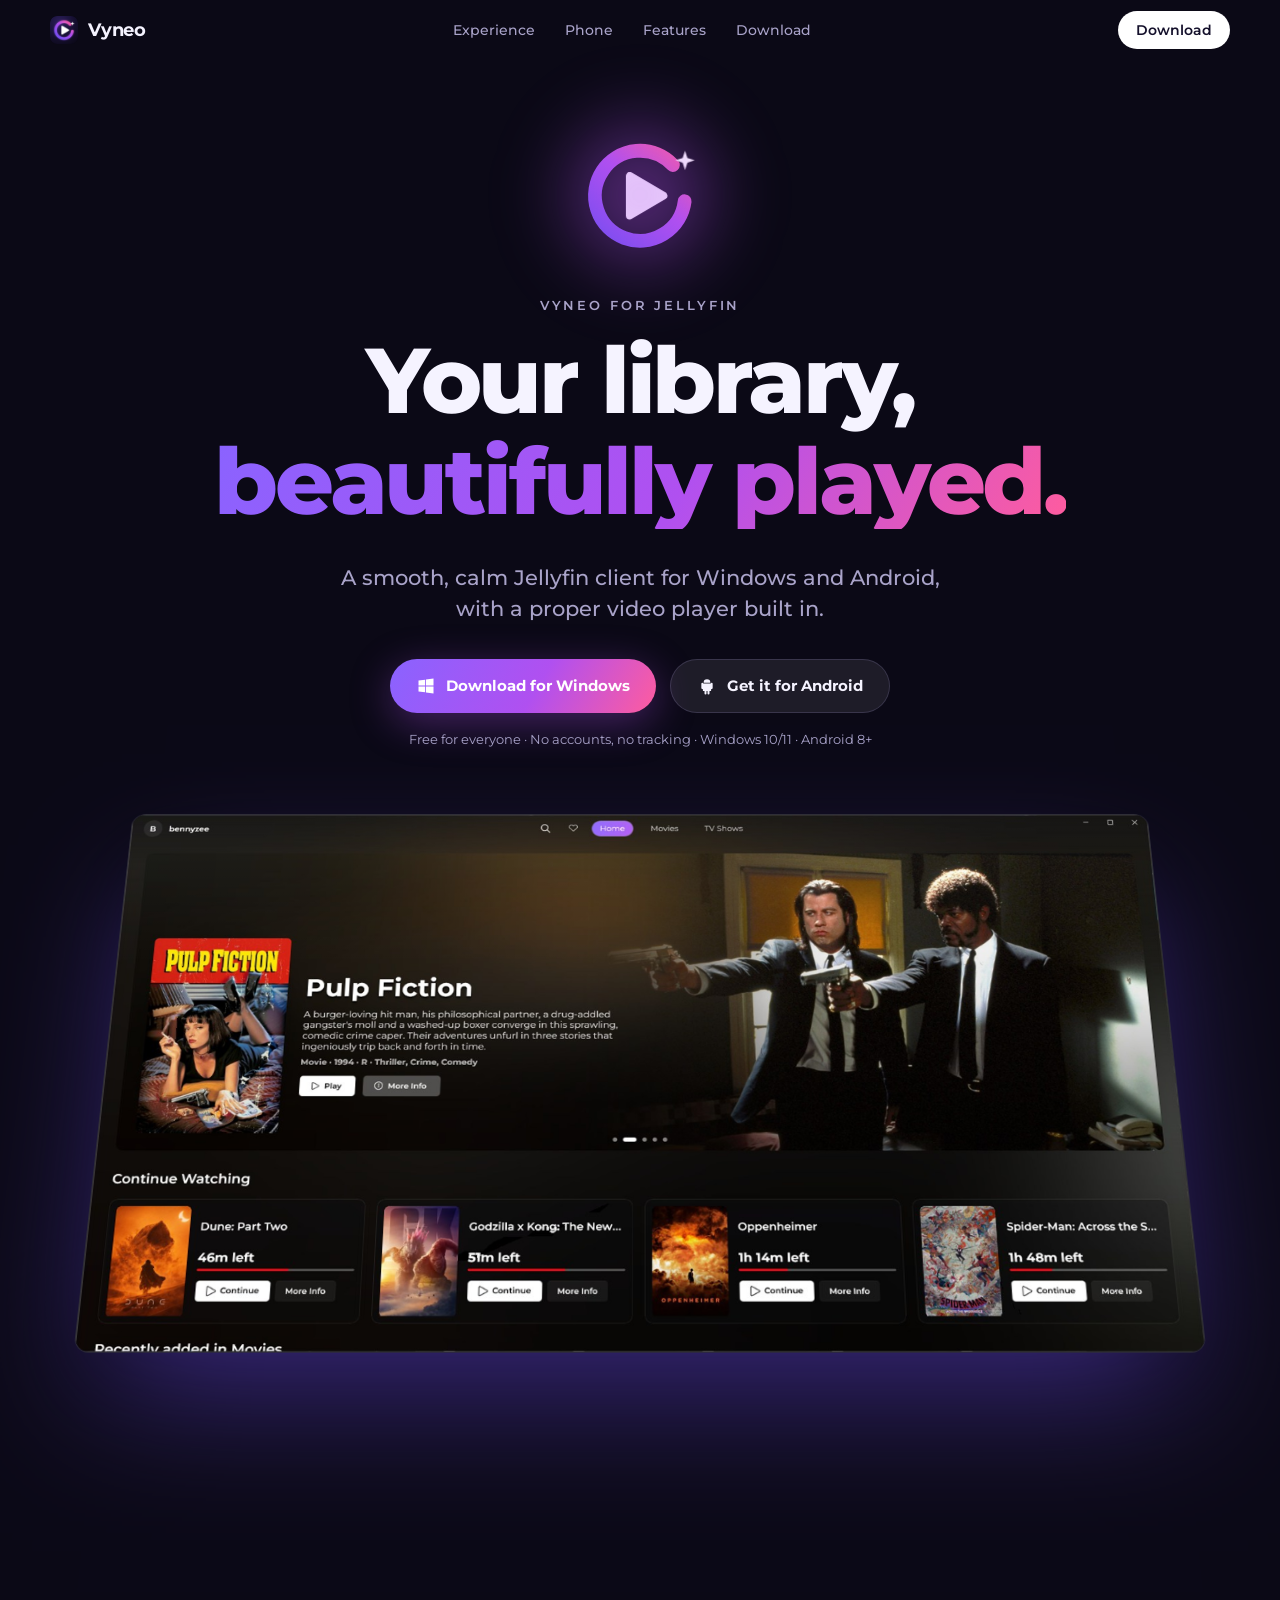
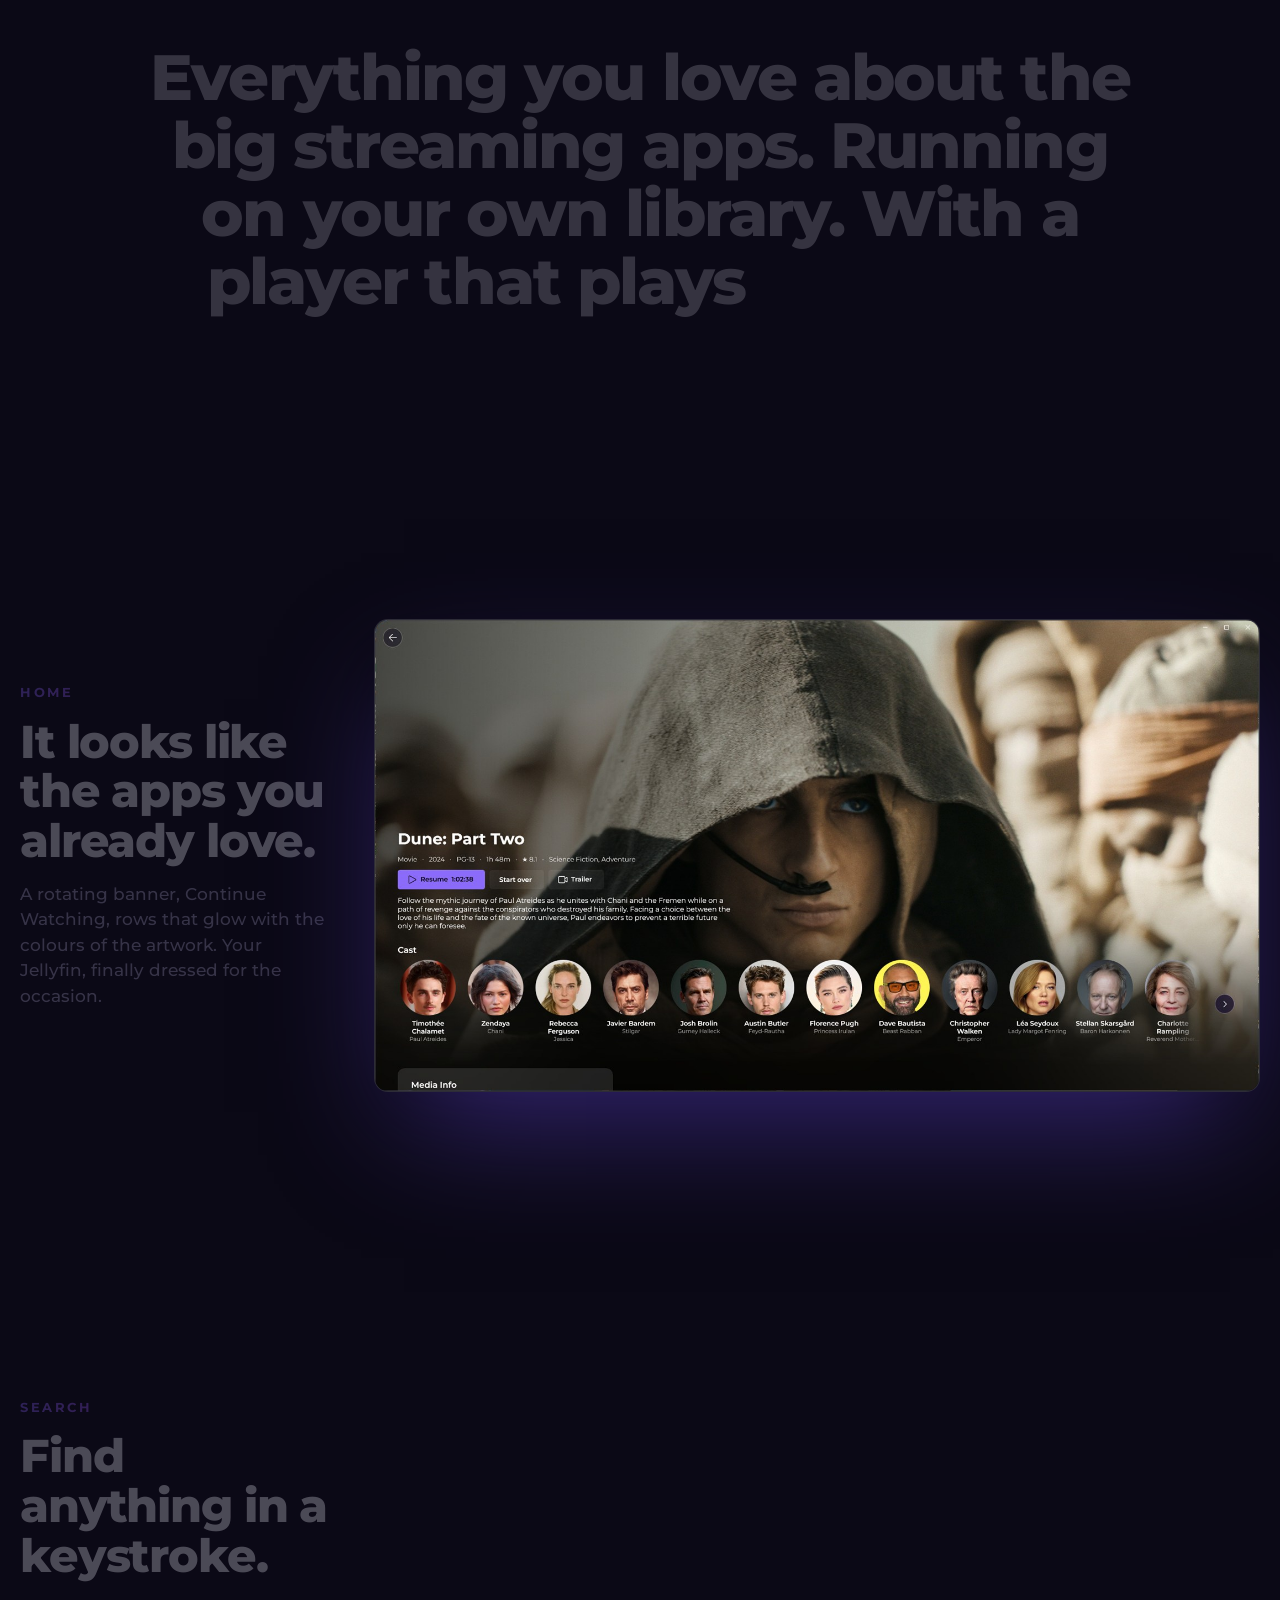
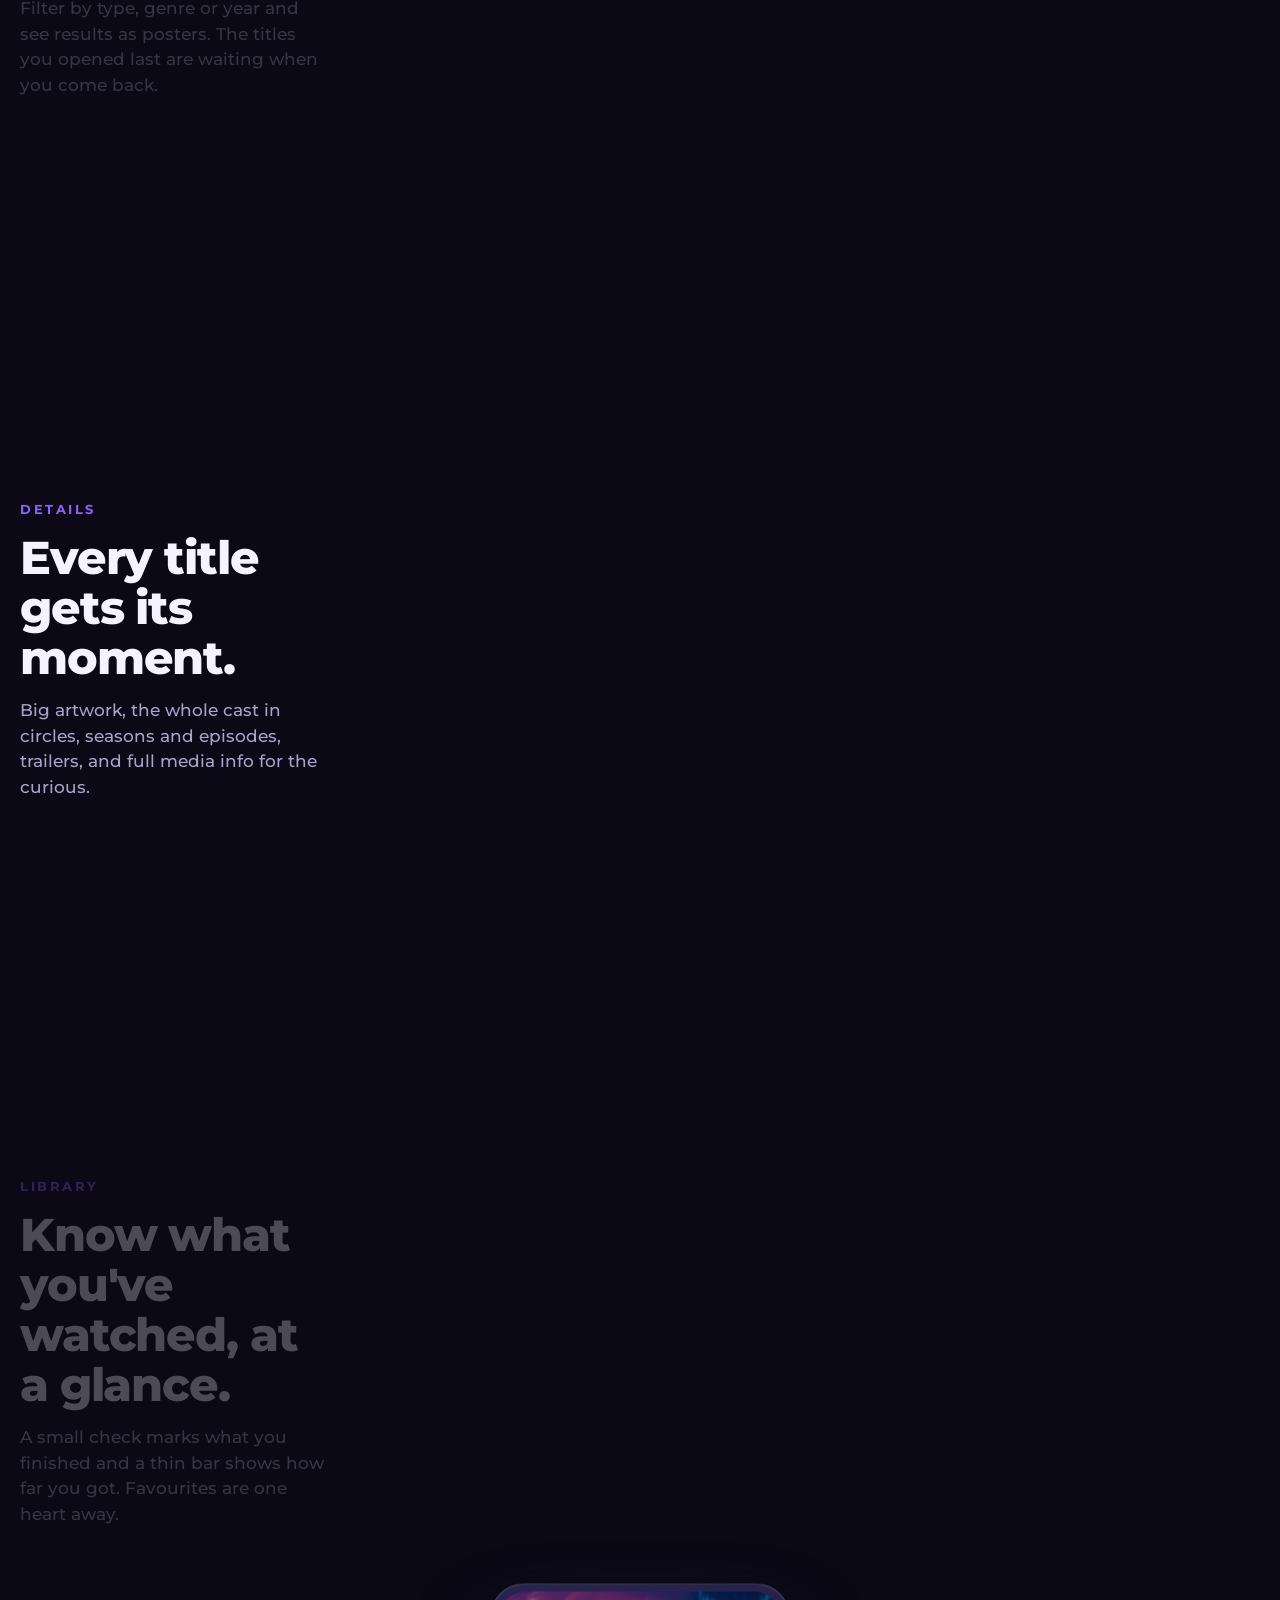
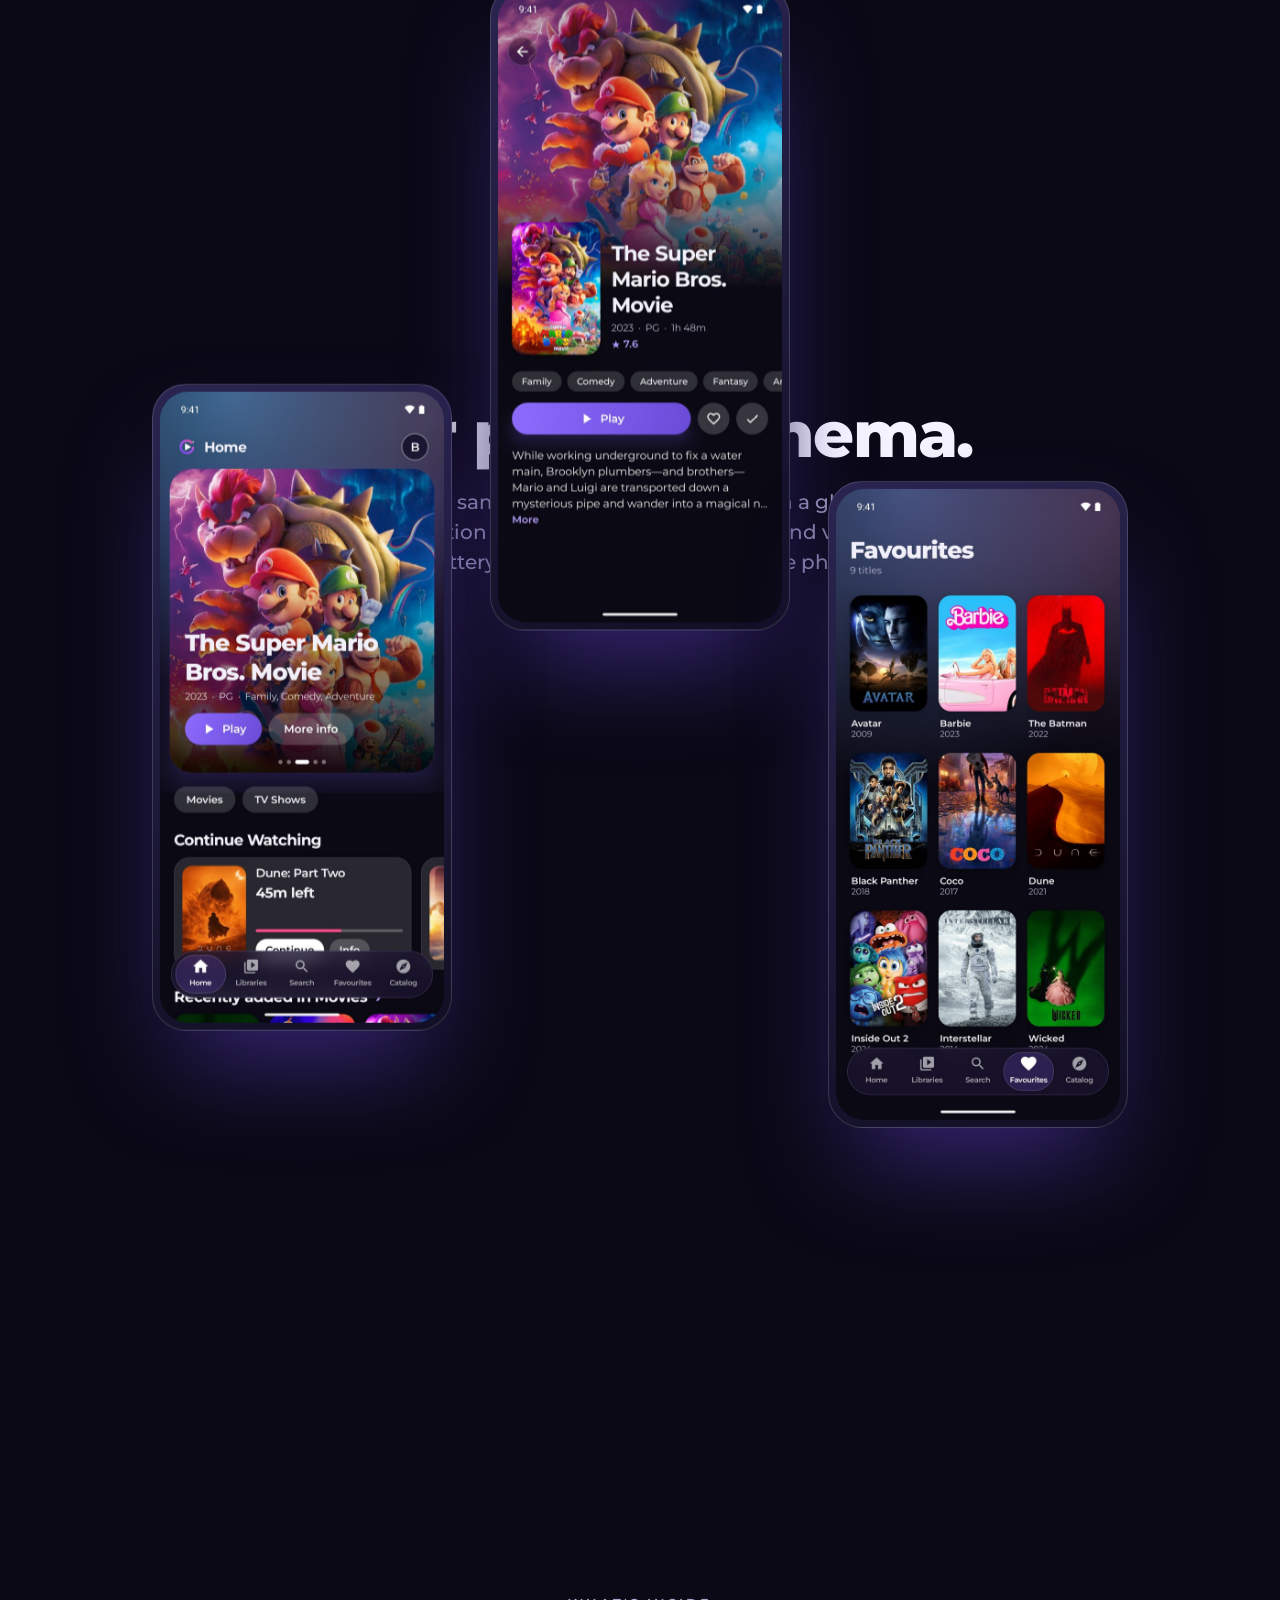
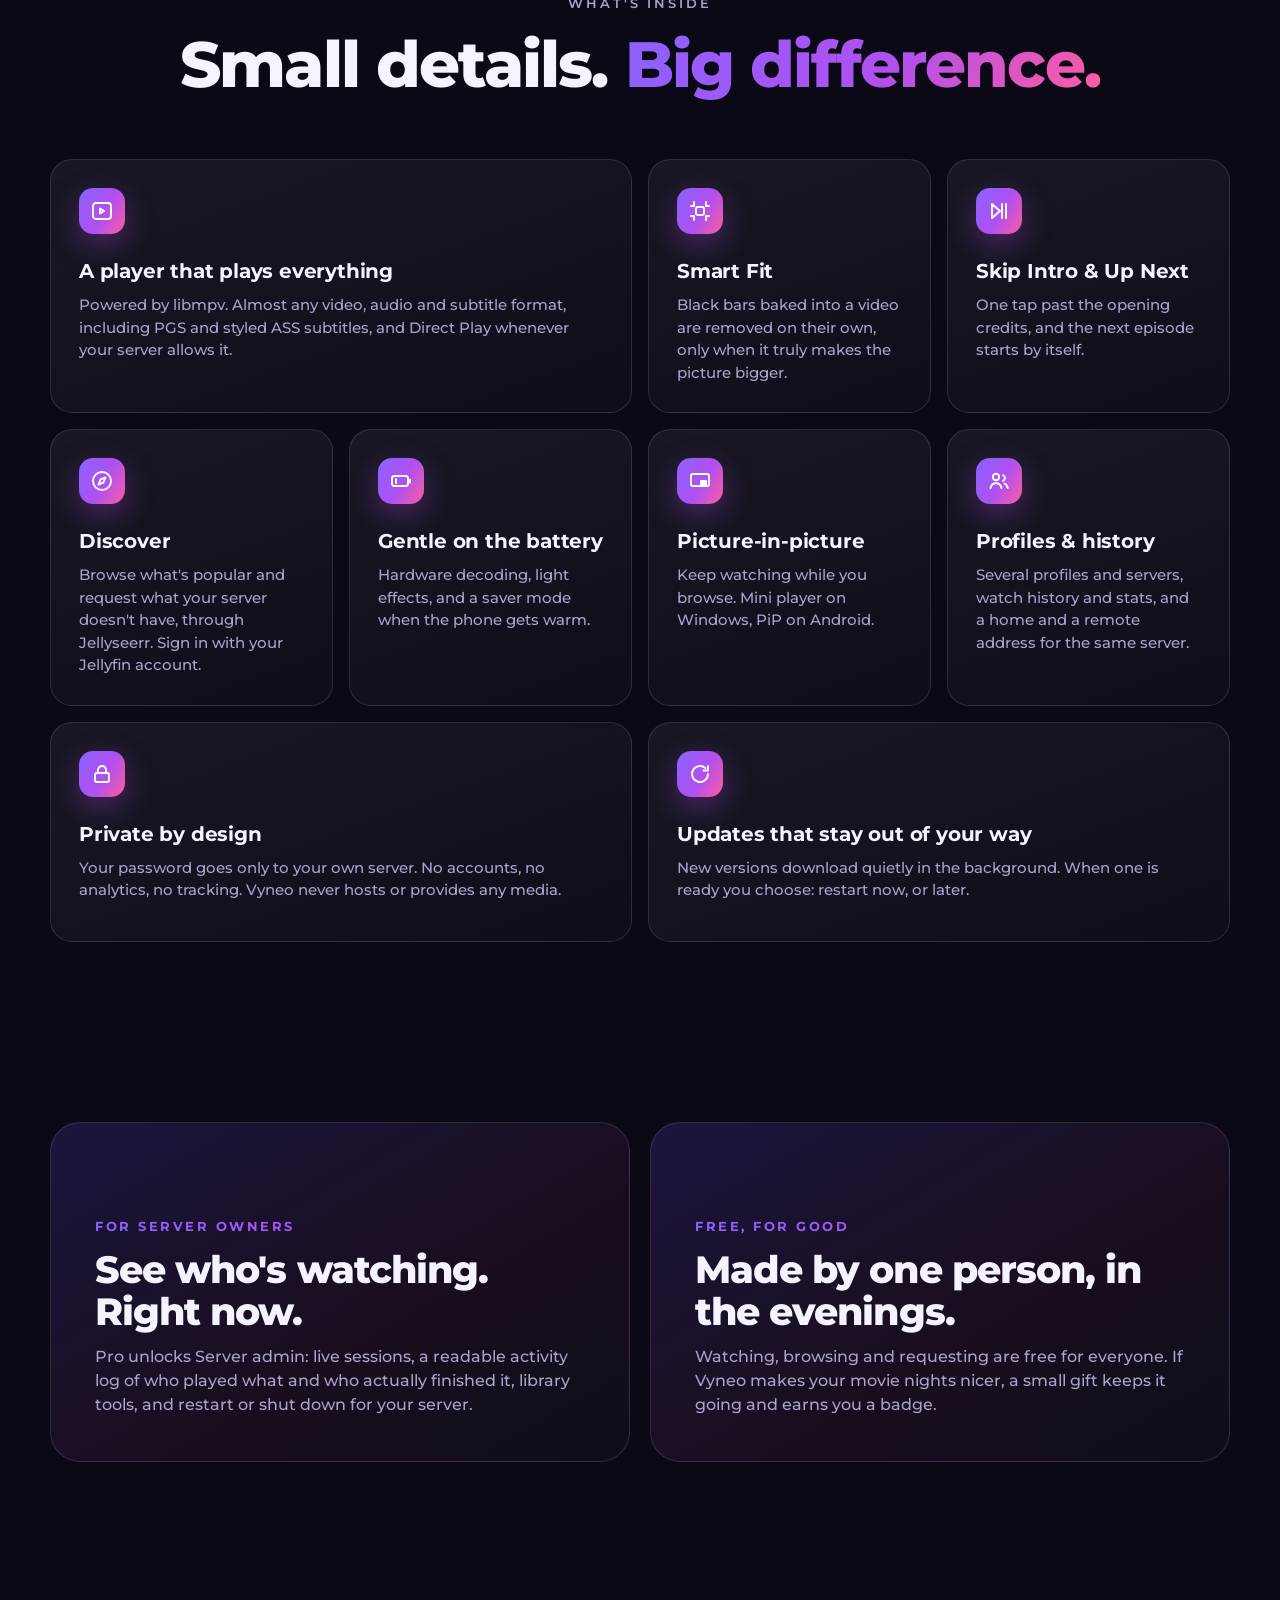
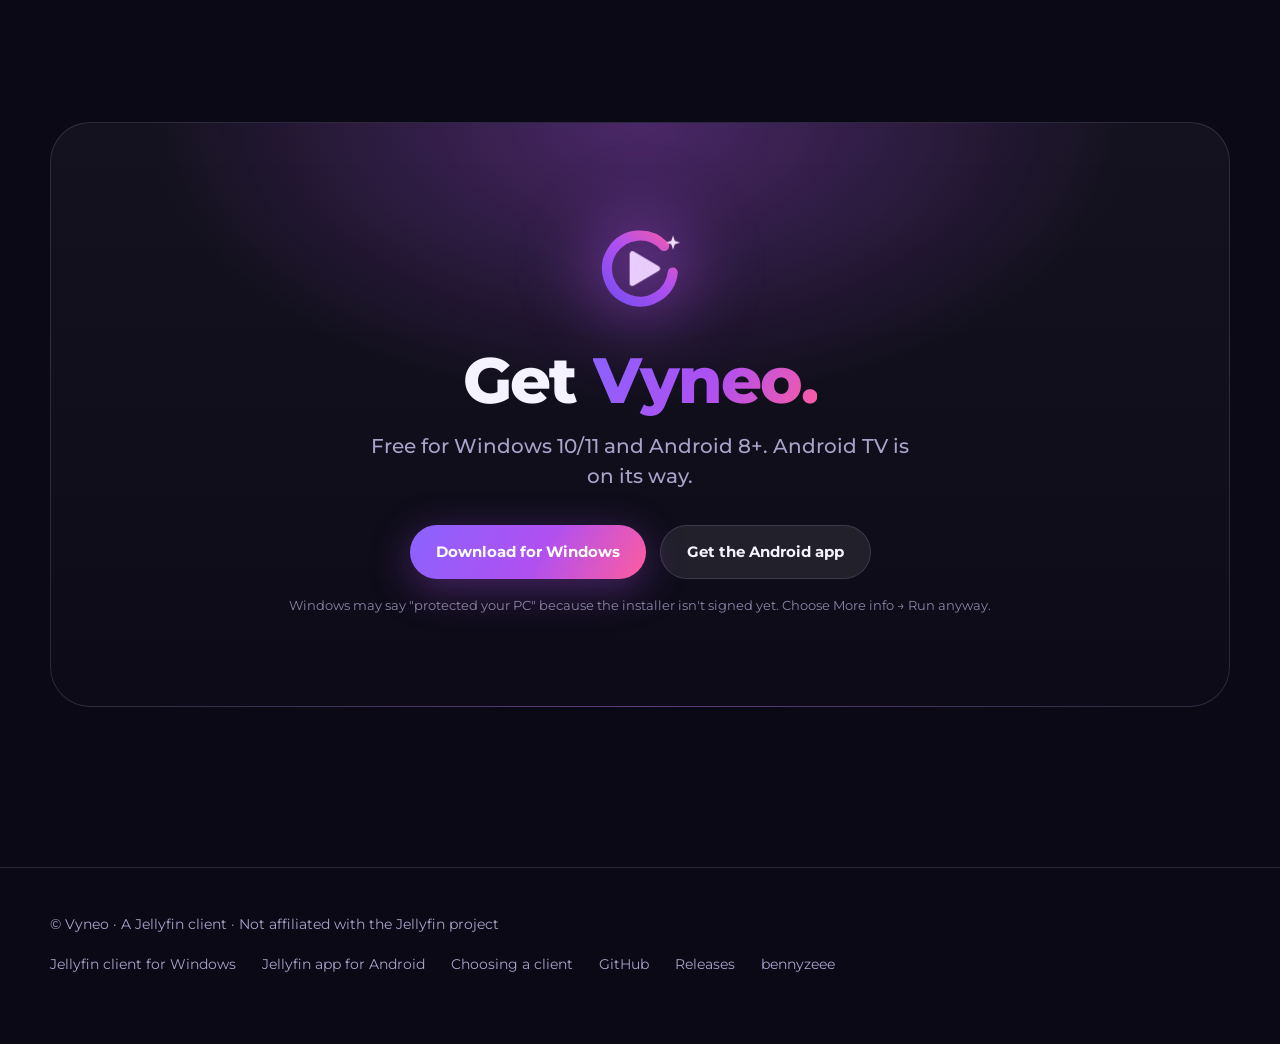
<file: docs/index.html>
<!doctype html>
<html lang="en">
<head>
<meta charset="utf-8">
<meta name="google-site-verification" content="s4IazZJDMMC6mwP2PaHmORcxMusAVeG0BveWBD7sitQ" />
<meta name="viewport" content="width=device-width, initial-scale=1">
<title>Vyneo – Jellyfin client for Windows &amp; Android</title>
<meta name="description" content="Vyneo is a free Jellyfin client for Windows and Android with a real video player (libmpv), Jellyseerr built in, smooth animations and no tracking. Download the Jellyfin app for Windows 10/11 and Android.">
<meta name="keywords" content="Jellyfin client, Jellyfin app for Windows, Jellyfin app for Android, Jellyfin player, Jellyfin libmpv, Jellyseerr, Vyneo">
<meta name="robots" content="index, follow, max-image-preview:large">
<meta name="theme-color" content="#0b0916">
<meta property="og:title" content="Vyneo – Jellyfin client for Windows & Android">
<meta name="twitter:card" content="summary_large_image">
<meta name="twitter:image" content="https://bennyzeee.github.io/Vyneo/assets/social-preview.png">
<meta property="og:description" content="Your Jellyfin library, the way it should feel. A smooth, calm client with a proper video player.">
<meta property="og:image" content="https://bennyzee.github.io/Vyneo/assets/social-preview.png">
<meta property="og:url" content="https://bennyzee.github.io/Vyneo/">
<link rel="canonical" href="https://bennyzee.github.io/Vyneo/">
<meta property="og:type" content="website">
<link rel="icon" href="assets/logo.png">
<style>
@font-face{font-family:Mont;src:url("fonts/Montserrat-Variable.ttf") format("truetype");font-weight:100 900;font-display:swap}
:root{
  --bg:#0b0916; --bg2:#12102a; --ink:#f5f3ff; --mute:#a9a3c9; --line:rgba(201,184,255,.16);
  --v1:#6D4DF0; --v2:#B050F0; --v3:#FF5C9E; --grad:linear-gradient(120deg,#8A63FF,#B050F0 55%,#FF5C9E);
  --r:22px; --ease:cubic-bezier(.2,.7,.2,1);
}
*{box-sizing:border-box;margin:0;padding:0}
html{scroll-behavior:smooth;background:var(--bg)}
body{font-family:Mont,system-ui,sans-serif;color:var(--ink);background:var(--bg);-webkit-font-smoothing:antialiased;overflow-x:hidden;line-height:1.5}
img{display:block;max-width:100%}
a{color:inherit;text-decoration:none}
.wrap{width:min(1180px,calc(100% - 48px));margin:0 auto}
.grad{background:var(--grad);-webkit-background-clip:text;background-clip:text;color:transparent}

/* ---------- ambient glow behind everything ---------- */
.aura{position:fixed;inset:0;z-index:-1;pointer-events:none;
  background:radial-gradient(900px 600px at 15% -5%,rgba(109,77,240,.35),transparent 70%),
             radial-gradient(800px 600px at 95% 35%,rgba(255,92,158,.16),transparent 70%),
             radial-gradient(900px 700px at 20% 105%,rgba(176,80,240,.22),transparent 70%)}

/* ---------- nav ---------- */
nav{position:fixed;top:0;left:0;right:0;z-index:50;transition:background .4s,backdrop-filter .4s,border-color .4s;border-bottom:1px solid transparent}
nav.solid{background:rgba(11,9,22,.66);backdrop-filter:saturate(180%) blur(22px);-webkit-backdrop-filter:saturate(180%) blur(22px);border-color:var(--line)}
nav .wrap{display:flex;align-items:center;justify-content:space-between;height:60px}
.brand{display:flex;align-items:center;gap:10px;font-weight:700;font-size:18px;letter-spacing:-.01em}
.brand img{width:28px;height:28px;border-radius:7px}
.links{display:flex;gap:30px;font-size:13.5px;color:var(--mute);font-weight:500}
.links a{transition:color .2s}.links a:hover{color:#fff}
.pill{display:inline-flex;align-items:center;gap:8px;padding:9px 18px;border-radius:99px;font-weight:600;font-size:13.5px;background:#fff;color:#14102b;transition:transform .25s var(--ease),box-shadow .25s}
.pill:hover{transform:scale(1.05);box-shadow:0 8px 30px rgba(176,80,240,.45)}

/* ---------- hero ---------- */
.hero{min-height:100svh;display:flex;flex-direction:column;align-items:center;text-align:center;padding:120px 0 0}
.halo{width:150px;height:150px;position:relative;margin-bottom:26px}
.halo svg{width:100%;height:100%;overflow:visible}
.halo::before{content:"";position:absolute;inset:-30%;border-radius:50%;background:radial-gradient(circle,rgba(176,80,240,.55),transparent 62%);filter:blur(30px);opacity:0;animation:glow 2.4s .9s forwards}
@keyframes glow{to{opacity:1}}
.ring{stroke-dasharray:1;stroke-dashoffset:1;animation:draw 1.5s .2s var(--ease) forwards}
@keyframes draw{to{stroke-dashoffset:0}}
.tri{transform-origin:520px 505px;transform:scale(0);animation:pop .7s 1.1s cubic-bezier(.3,1.6,.5,1) forwards}
.spark{transform-origin:800px 269px;transform:scale(0) rotate(-90deg);animation:spark .8s 1.35s cubic-bezier(.3,1.5,.5,1) forwards, twinkle 3.2s 2.6s ease-in-out infinite}
@keyframes pop{to{transform:scale(1)}}
@keyframes spark{to{transform:scale(1) rotate(0)}}
@keyframes twinkle{0%,100%{transform:scale(1) rotate(0)}50%{transform:scale(1.25) rotate(45deg)}}
.eyebrow{font-size:13px;letter-spacing:.22em;text-transform:uppercase;color:var(--mute);font-weight:600;margin-bottom:18px}
h1{font-size:clamp(40px,7.4vw,92px);line-height:1.02;font-weight:800;letter-spacing:-.035em;max-width:1000px}
h1 .l{display:block;overflow:hidden;padding-bottom:.08em}
h1 .l>span{display:block;transform:translateY(110%);animation:rise 1s var(--ease) forwards}
h1 .l:nth-child(2)>span{animation-delay:.12s}
@keyframes rise{to{transform:none}}
.sub{margin:26px auto 0;max-width:640px;font-size:clamp(16px,2vw,21px);color:var(--mute);font-weight:500}
.cta{display:flex;flex-wrap:wrap;gap:14px;justify-content:center;margin-top:34px}
.btn{display:inline-flex;align-items:center;gap:10px;padding:15px 26px;border-radius:99px;font-weight:700;font-size:15px;transition:transform .3s var(--ease),box-shadow .3s,background .3s}
.btn svg{width:20px;height:20px}
.btn.main{background:var(--grad);color:#fff;box-shadow:0 10px 40px rgba(176,80,240,.35)}
.btn.main:hover{transform:translateY(-3px) scale(1.03);box-shadow:0 18px 55px rgba(176,80,240,.55)}
.btn.ghost{background:rgba(255,255,255,.08);border:1px solid var(--line)}
.btn.ghost:hover{background:rgba(255,255,255,.14);transform:translateY(-3px)}
.fine{margin-top:18px;font-size:12.5px;color:var(--mute);opacity:.8}
.fade{opacity:0;transform:translateY(24px);animation:up 1s var(--ease) forwards}
@keyframes up{to{opacity:1;transform:none}}

.stage{margin-top:64px;width:min(1180px,calc(100% - 32px));perspective:1600px}
.screen{position:relative;border-radius:16px;overflow:hidden;border:1px solid rgba(255,255,255,.14);background:#0b0916;
  box-shadow:0 60px 140px -30px rgba(109,77,240,.55),0 30px 80px rgba(0,0,0,.6);
  transform:rotateX(calc((1 - var(--t,0))*18deg)) scale(calc(.86 + var(--t,0)*.14));transform-origin:50% 0;will-change:transform}
.screen img{width:100%;height:auto}
.screen::after{content:"";position:absolute;inset:0;background:linear-gradient(180deg,rgba(255,255,255,.07),transparent 30%);pointer-events:none}

/* ---------- reveal ---------- */
.rv{opacity:0;transform:translateY(40px);transition:opacity 1s var(--ease),transform 1s var(--ease);transition-delay:var(--d,0s)}
.rv.in{opacity:1;transform:none}

section{position:relative}
.big{font-size:clamp(32px,5.2vw,64px);line-height:1.06;font-weight:800;letter-spacing:-.03em}
.lede{font-size:clamp(16px,1.8vw,20px);color:var(--mute);font-weight:500;max-width:560px}

/* ---------- statement ---------- */
.statement{padding:200px 0 120px;text-align:center}
.statement .big{max-width:980px;margin:0 auto}
.statement .w{display:inline-block;opacity:.18;transition:opacity .5s}
.statement .w.on{opacity:1}

/* ---------- sticky story ---------- */
.story{padding:60px 0 100px}
.story .wrap{width:min(1560px,calc(100% - 40px));display:grid;grid-template-columns:minmax(280px,.7fr) 2fr;gap:44px;align-items:start}
.steps .step{min-height:78vh;display:flex;flex-direction:column;justify-content:center;opacity:.28;transition:opacity .6s var(--ease)}
.steps .step.act{opacity:1}
.step .tag{font-size:12.5px;letter-spacing:.2em;text-transform:uppercase;font-weight:700;margin-bottom:14px}
.step h3{font-size:clamp(28px,3.6vw,46px);line-height:1.08;font-weight:800;letter-spacing:-.025em;margin-bottom:16px}
.step p{color:var(--mute);font-size:17px;font-weight:500;max-width:440px}
.pin{position:sticky;top:10vh;height:80vh;display:flex;align-items:center}
.frame{position:relative;width:100%;aspect-ratio:1906/1016;border-radius:14px;overflow:hidden;border:1px solid rgba(255,255,255,.14);box-shadow:0 50px 120px -30px rgba(109,77,240,.5),0 24px 60px rgba(0,0,0,.55);background:#0b0916}
.frame img{position:absolute;inset:0;width:100%;height:100%;object-fit:cover;opacity:0;transform:scale(1.06);transition:opacity .8s var(--ease),transform 1.2s var(--ease)}
.frame img.act{opacity:1;transform:none}

/* ---------- phones ---------- */
.phones{padding:160px 0 120px;text-align:center}
.phones .lede{margin:18px auto 0}
.row{display:flex;justify-content:center;gap:clamp(14px,3vw,44px);margin-top:80px;align-items:flex-start}
.phone{width:min(27vw,300px);border-radius:34px;padding:7px;background:linear-gradient(160deg,#2a2550,#120f26);border:1px solid rgba(255,255,255,.16);box-shadow:0 50px 100px -25px rgba(109,77,240,.5),0 20px 50px rgba(0,0,0,.55);will-change:transform;transform:translateY(var(--y,0px))}
.phone img{border-radius:28px;width:100%;height:auto}
.phone:nth-child(2){margin-top:-50px}

/* ---------- bento ---------- */
.bento{padding:140px 0}
.bento .head{text-align:center;margin-bottom:60px}
.grid{display:grid;grid-template-columns:repeat(4,1fr);gap:16px}
.card{position:relative;padding:28px;border-radius:var(--r);background:linear-gradient(160deg,rgba(255,255,255,.06),rgba(255,255,255,.02));border:1px solid var(--line);overflow:hidden;min-height:220px;transition:transform .5s var(--ease),border-color .4s}
.card::before{content:"";position:absolute;inset:0;background:radial-gradient(400px circle at var(--mx,50%) var(--my,0%),rgba(176,80,240,.22),transparent 60%);opacity:0;transition:opacity .4s}
.card:hover{transform:translateY(-6px);border-color:rgba(201,184,255,.4)}
.card:hover::before{opacity:1}
.card.w2{grid-column:span 2}
.ico{width:46px;height:46px;border-radius:14px;display:grid;place-items:center;background:var(--grad);margin-bottom:22px;box-shadow:0 10px 30px rgba(176,80,240,.35)}
.ico svg{width:24px;height:24px;stroke:#fff;fill:none;stroke-width:1.9;stroke-linecap:round;stroke-linejoin:round}
.card h4{font-size:20px;font-weight:700;letter-spacing:-.01em;margin-bottom:8px}
.card p{color:var(--mute);font-size:15px;font-weight:500}

/* ---------- pro + privacy ---------- */
.duo{padding:40px 0 140px}
.duo .wrap{display:grid;grid-template-columns:1fr 1fr;gap:20px}
.panel{padding:44px;border-radius:30px;border:1px solid var(--line);background:linear-gradient(150deg,rgba(109,77,240,.18),rgba(255,92,158,.06) 60%,rgba(255,255,255,.02));min-height:340px;display:flex;flex-direction:column;justify-content:flex-end}
.panel .tag{font-size:12.5px;letter-spacing:.2em;text-transform:uppercase;font-weight:700;margin-bottom:12px}
.panel h3{font-size:clamp(26px,3vw,38px);line-height:1.1;font-weight:800;letter-spacing:-.025em;margin-bottom:12px}
.panel p{color:var(--mute);font-weight:500}

/* ---------- download ---------- */
.dl{padding:120px 0 160px;text-align:center}
.dl .box{position:relative;border-radius:40px;padding:90px 24px;border:1px solid var(--line);overflow:hidden;background:radial-gradient(700px 400px at 50% 0%,rgba(176,80,240,.35),transparent 70%),linear-gradient(180deg,rgba(255,255,255,.04),rgba(255,255,255,.01))}
.dl .halo{margin:0 auto 24px;width:110px;height:110px}
.dl .ring,.dl .tri,.dl .spark{animation-play-state:paused}
.dl .box.in .ring,.dl .box.in .tri,.dl .box.in .spark{animation-play-state:running}
.dl .lede{margin:16px auto 0}

footer{border-top:1px solid var(--line);padding:46px 0 70px;color:var(--mute);font-size:13.5px}
footer .wrap{display:flex;flex-wrap:wrap;gap:20px 40px;justify-content:space-between;align-items:center}
footer a:hover{color:#fff}
footer .fl{display:flex;gap:26px;flex-wrap:wrap}

/* ---------- small screens ---------- */
@media (max-width:900px){
  .links{display:none}
  .story .wrap{grid-template-columns:1fr}
  .pin{position:relative;top:0;height:auto;order:-1;margin-bottom:10px}
  .steps .step{min-height:auto;opacity:1;padding:26px 0}
  .grid{grid-template-columns:repeat(2,1fr)} .card.w2{grid-column:span 2}
  .duo .wrap{grid-template-columns:1fr}
  .row{gap:10px}.phone{width:30vw;border-radius:20px;padding:4px}.phone img{border-radius:16px}.phone:nth-child(2){margin-top:-24px}
  .statement{padding:140px 0 80px}
}
@media (max-width:560px){.grid{grid-template-columns:1fr}.card.w2{grid-column:auto}}
@media (prefers-reduced-motion:reduce){
  *{animation-duration:.001s!important;animation-delay:0s!important;transition-duration:.001s!important}
  .rv{opacity:1;transform:none}.screen{transform:none}
}
</style>
<script type="application/ld+json">
{"@context":"https://schema.org","@graph":[
 {"@type":"WebSite","name":"Vyneo","url":"https://bennyzeee.github.io/Vyneo/"},
 {"@type":"SoftwareApplication","name":"Vyneo","applicationCategory":"MultimediaApplication","operatingSystem":"Windows 10, Windows 11, Android 8.0+",
  "description":"A Jellyfin client for Windows and Android with a real video player (libmpv), Jellyseerr built in and no tracking.",
  "url":"https://bennyzeee.github.io/Vyneo/","image":"https://bennyzeee.github.io/Vyneo/assets/social-preview.png",
  "downloadUrl":"https://github.com/bennyzeee/Vyneo/releases/latest","offers":{"@type":"Offer","price":"0","priceCurrency":"USD"},
  "author":{"@type":"Person","name":"bennyzeee","url":"https://github.com/bennyzeee"}}]}
</script>
</head>
<body>
<div class="aura"></div>

<nav id="nav"><div class="wrap">
  <a class="brand" href="#top"><img src="assets/logo.png" alt="">Vyneo</a>
  <div class="links"><a href="#story">Experience</a><a href="#phone">Phone</a><a href="#features">Features</a><a href="#download">Download</a></div>
  <a class="pill" href="https://github.com/bennyzeee/Vyneo/releases/latest">Download</a>
</div></nav>

<header class="hero" id="top">
  <div class="halo" aria-hidden="true">
    <svg viewBox="0 0 1000 1000">
      <defs><linearGradient id="g" gradientUnits="userSpaceOnUse" x1="260" y1="820" x2="780" y2="220"><stop offset="0" stop-color="#6D4DF0"/><stop offset=".55" stop-color="#B050F0"/><stop offset="1" stop-color="#FF5C9E"/></linearGradient></defs>
      <path class="ring" pathLength="1" d="M 719.40 300.41 A 300 300 0 1 0 797.77 541.56" fill="none" stroke="url(#g)" stroke-width="92" stroke-linecap="round"/>
      <path class="tri" d="M432 373 L432 637 L656 505 Z" fill="#fff" stroke="#fff" stroke-width="52" stroke-linejoin="round"/>
      <path class="spark" d="M800 205 L816 253 L864 269 L816 285 L800 333 L784 285 L736 269 L784 253 Z" fill="#fff"/>
    </svg>
  </div>
  <p class="eyebrow fade" style="animation-delay:.5s">Vyneo for Jellyfin</p>
  <h1><span class="l"><span>Your library,</span></span><span class="l"><span class="grad">beautifully played.</span></span></h1>
  <p class="sub fade" style="animation-delay:.9s">A smooth, calm Jellyfin client for Windows and Android, with a proper video player built in.</p>
  <div class="cta fade" style="animation-delay:1.1s">
    <a class="btn main" href="https://github.com/bennyzeee/Vyneo/releases/latest"><svg viewBox="0 0 24 24" fill="currentColor"><path d="M3 5.5 11 4.4v7H3zM12 4.3 21 3v8.4h-9zM3 12.6h8v7L3 18.5zM12 12.6h9V21l-9-1.3z"/></svg>Download for Windows</a>
    <a class="btn ghost" href="https://github.com/bennyzeee/Vyneo/releases/latest"><svg viewBox="0 0 24 24" fill="currentColor"><path d="M7 9h10v8a1 1 0 0 1-1 1h-1v3a1.2 1.2 0 0 1-2.4 0v-3h-1.2v3a1.2 1.2 0 0 1-2.4 0v-3H8a1 1 0 0 1-1-1zM5.2 9.3a1.2 1.2 0 0 1 2.4 0v5a1.2 1.2 0 0 1-2.4 0zm11.2 0a1.2 1.2 0 0 1 2.4 0v5a1.2 1.2 0 0 1-2.4 0zM8 8a4 4 0 0 1 8 0zm2.2-5 .9 1.5m2.7-1.5-.9 1.5" /></svg>Get it for Android</a>
  </div>
  <p class="fine fade" style="animation-delay:1.3s">Free for everyone · No accounts, no tracking · Windows 10/11 · Android 8+</p>
  <div class="stage fade" style="animation-delay:1.4s"><div class="screen" id="heroShot"><img src="assets/win-home.jpg" alt="Vyneo on Windows: the Home screen"></div></div>
</header>

<section class="statement">
  <div class="wrap"><p class="big" id="statement">Everything you love about the big streaming apps. Running on your own library. With a player that plays <span class="grad">anything.</span></p></div>
</section>

<section class="story" id="story">
  <div class="wrap">
    <div class="steps">
      <div class="step act" data-i="0"><span class="tag grad">Home</span><h3>It looks like the apps you already love.</h3><p>A rotating banner, Continue Watching, rows that glow with the colours of the artwork. Your Jellyfin, finally dressed for the occasion.</p></div>
      <div class="step" data-i="1"><span class="tag grad">Search</span><h3>Find anything in a keystroke.</h3><p>Filter by type, genre or year and see results as posters. The titles you opened last are waiting when you come back.</p></div>
      <div class="step" data-i="2"><span class="tag grad">Details</span><h3>Every title gets its moment.</h3><p>Big artwork, the whole cast in circles, seasons and episodes, trailers, and full media info for the curious.</p></div>
      <div class="step" data-i="3"><span class="tag grad">Library</span><h3>Know what you've watched, at a glance.</h3><p>A small check marks what you finished and a thin bar shows how far you got. Favourites are one heart away.</p></div>
    </div>
    <div class="pin"><div class="frame" id="frame">
      <img class="act" src="assets/win-rows.jpg" alt="Home rows">
      <img src="assets/win-search.jpg" alt="Search">
      <img src="assets/win-details.jpg" alt="Movie details">
      <img src="assets/win-movies.jpg" alt="Library">
    </div></div>
  </div>
</section>

<section class="phones" id="phone">
  <div class="wrap">
    <p class="eyebrow rv">On your phone</p>
    <h2 class="big rv" style="--d:.05s">Your pocket cinema.</h2>
    <p class="lede rv" style="--d:.1s">The same calm look on Android, with a glass navigation bar, gestures for brightness and volume, and a battery saver that eases off when the phone runs warm.</p>
    <div class="row" id="phoneRow">
      <div class="phone" data-s="0.06"><img src="assets/phone-home.jpg" alt="Vyneo on Android: Home"></div>
      <div class="phone" data-s="0.14"><img src="assets/phone-details.jpg" alt="A movie page"></div>
      <div class="phone" data-s="0.04"><img src="assets/phone-favourites.jpg" alt="Favourites"></div>
    </div>
  </div>
</section>

<section class="bento" id="features">
  <div class="wrap">
    <div class="head"><p class="eyebrow rv">What's inside</p><h2 class="big rv" style="--d:.05s">Small details. <span class="grad">Big difference.</span></h2></div>
    <div class="grid">
      <div class="card w2 rv"><div class="ico"><svg viewBox="0 0 24 24"><rect x="3" y="4" width="18" height="16" rx="3"/><path d="M10 9.5v5l4.2-2.5z"/></svg></div><h4>A player that plays everything</h4><p>Powered by libmpv. Almost any video, audio and subtitle format, including PGS and styled ASS subtitles, and Direct Play whenever your server allows it.</p></div>
      <div class="card rv" style="--d:.06s"><div class="ico"><svg viewBox="0 0 24 24"><path d="M6 3v4H3M18 3v4h3M6 21v-4H3M18 21v-4h3"/><rect x="8" y="8" width="8" height="8" rx="1.5"/></svg></div><h4>Smart Fit</h4><p>Black bars baked into a video are removed on their own, only when it truly makes the picture bigger.</p></div>
      <div class="card rv" style="--d:.1s"><div class="ico"><svg viewBox="0 0 24 24"><path d="M5 5l8 7-8 7zM15 5v14M19 5v14"/></svg></div><h4>Skip Intro &amp; Up Next</h4><p>One tap past the opening credits, and the next episode starts by itself.</p></div>
      <div class="card rv"><div class="ico"><svg viewBox="0 0 24 24"><circle cx="12" cy="12" r="9"/><path d="M15.5 8.5 13.5 13.5 8.5 15.5 10.5 10.5z"/></svg></div><h4>Discover</h4><p>Browse what's popular and request what your server doesn't have, through Jellyseerr. Sign in with your Jellyfin account.</p></div>
      <div class="card rv" style="--d:.06s"><div class="ico"><svg viewBox="0 0 24 24"><rect x="3" y="7" width="16" height="10" rx="2.5"/><path d="M21 10.5v3M7 10v4"/></svg></div><h4>Gentle on the battery</h4><p>Hardware decoding, light effects, and a saver mode when the phone gets warm.</p></div>
      <div class="card rv" style="--d:.1s"><div class="ico"><svg viewBox="0 0 24 24"><rect x="3" y="5" width="18" height="12" rx="2"/><rect x="12" y="11" width="7" height="5" rx="1" fill="#fff" stroke="none"/></svg></div><h4>Picture-in-picture</h4><p>Keep watching while you browse. Mini player on Windows, PiP on Android.</p></div>
      <div class="card rv" style="--d:.14s"><div class="ico"><svg viewBox="0 0 24 24"><circle cx="9" cy="8" r="3.2"/><path d="M3.5 19c.6-3.2 3-4.8 5.5-4.8s4.9 1.6 5.5 4.8M16 6.2a3 3 0 0 1 0 5.6M17.5 14.6c1.8.6 2.8 2.2 3.2 4.4"/></svg></div><h4>Profiles &amp; history</h4><p>Several profiles and servers, watch history and stats, and a home and a remote address for the same server.</p></div>
      <div class="card w2 rv"><div class="ico"><svg viewBox="0 0 24 24"><rect x="5" y="11" width="14" height="9" rx="2"/><path d="M8 11V8a4 4 0 0 1 8 0v3"/></svg></div><h4>Private by design</h4><p>Your password goes only to your own server. No accounts, no analytics, no tracking. Vyneo never hosts or provides any media.</p></div>
      <div class="card w2 rv" style="--d:.08s"><div class="ico"><svg viewBox="0 0 24 24"><path d="M20 12a8 8 0 1 1-2.6-5.9M20 4v4.5h-4.5"/></svg></div><h4>Updates that stay out of your way</h4><p>New versions download quietly in the background. When one is ready you choose: restart now, or later.</p></div>
    </div>
  </div>
</section>

<section class="duo">
  <div class="wrap">
    <div class="panel rv"><span class="tag grad">For server owners</span><h3>See who's watching. Right now.</h3><p>Pro unlocks Server admin: live sessions, a readable activity log of who played what and who actually finished it, library tools, and restart or shut down for your server.</p></div>
    <div class="panel rv" style="--d:.1s"><span class="tag grad">Free, for good</span><h3>Made by one person, in the evenings.</h3><p>Watching, browsing and requesting are free for everyone. If Vyneo makes your movie nights nicer, a small gift keeps it going and earns you a badge.</p></div>
  </div>
</section>

<section class="dl" id="download">
  <div class="wrap"><div class="box rv" id="dlBox">
    <div class="halo" aria-hidden="true"><svg viewBox="0 0 1000 1000"><path class="ring" pathLength="1" d="M 719.40 300.41 A 300 300 0 1 0 797.77 541.56" fill="none" stroke="url(#g)" stroke-width="92" stroke-linecap="round"/><path class="tri" d="M432 373 L432 637 L656 505 Z" fill="#fff" stroke="#fff" stroke-width="52" stroke-linejoin="round"/><path class="spark" d="M800 205 L816 253 L864 269 L816 285 L800 333 L784 285 L736 269 L784 253 Z" fill="#fff"/></svg></div>
    <h2 class="big">Get <span class="grad">Vyneo.</span></h2>
    <p class="lede">Free for Windows 10/11 and Android 8+. Android TV is on its way.</p>
    <div class="cta">
      <a class="btn main" href="https://github.com/bennyzeee/Vyneo/releases/latest">Download for Windows</a>
      <a class="btn ghost" href="https://github.com/bennyzeee/Vyneo/releases/latest">Get the Android app</a>
    </div>
    <p class="fine">Windows may say "protected your PC" because the installer isn't signed yet. Choose More info → Run anyway.</p>
  </div></div>
</section>

<footer><div class="wrap">
  <div>© Vyneo · A Jellyfin client · Not affiliated with the Jellyfin project</div>
  <div class="fl"><a href="jellyfin-client-for-windows.html">Jellyfin client for Windows</a><a href="jellyfin-app-for-android.html">Jellyfin app for Android</a><a href="choosing-a-jellyfin-client.html">Choosing a client</a><a href="https://github.com/bennyzeee/Vyneo">GitHub</a><a href="https://github.com/bennyzeee/Vyneo/releases">Releases</a><a href="https://github.com/bennyzeee">bennyzeee</a></div>
</div></footer>

<script>
(() => {
  const $ = (s, r = document) => r.querySelector(s), $$ = (s, r = document) => [...r.querySelectorAll(s)];
  const reduce = matchMedia('(prefers-reduced-motion: reduce)').matches;

  // nav turns to glass once you scroll
  const nav = $('#nav');
  const onScroll = () => nav.classList.toggle('solid', scrollY > 24);
  addEventListener('scroll', onScroll, { passive: true }); onScroll();

  // reveal on scroll
  const io = new IntersectionObserver(es => es.forEach(e => { if (e.isIntersecting) { e.target.classList.add('in'); io.unobserve(e.target); } }), { threshold: .18 });
  $$('.rv').forEach(el => io.observe(el));

  // the statement lights up word by word
  const st = $('#statement');
  const wrapWords = node => {
    [...node.childNodes].forEach(n => {
      if (n.nodeType === 3) {
        const f = document.createDocumentFragment();
        n.textContent.split(/(\s+)/).forEach(t => { if (!t.trim()) { f.append(t); return; } const s = document.createElement('span'); s.className = 'w'; s.textContent = t; f.append(s); });
        n.replaceWith(f);
      } else if (n.nodeType === 1) wrapWords(n);
    });
  };
  wrapWords(st);
  const words = $$('.w', st);

  // sticky story: the step in the middle of the screen decides the picture
  const steps = $$('.step'), shots = $$('#frame img');
  const stepIO = new IntersectionObserver(es => es.forEach(e => {
    if (!e.isIntersecting) return;
    const i = +e.target.dataset.i;
    steps.forEach((s, k) => s.classList.toggle('act', k === i));
    shots.forEach((s, k) => s.classList.toggle('act', k === i));
  }), { rootMargin: '-45% 0px -45% 0px' });
  steps.forEach(s => stepIO.observe(s));

  // bento cards follow the pointer with a soft light
  $$('.card').forEach(c => c.addEventListener('pointermove', e => { const r = c.getBoundingClientRect(); c.style.setProperty('--mx', (e.clientX - r.left) + 'px'); c.style.setProperty('--my', (e.clientY - r.top) + 'px'); }));

  // download box draws its logo when it arrives
  const box = $('#dlBox'); new IntersectionObserver((es, o) => es.forEach(e => { if (e.isIntersecting) { box.classList.add('in'); o.disconnect(); } }), { threshold: .4 }).observe(box);

  // scroll-driven motion: hero screen tilts up, statement words, phones drift
  const hero = $('#heroShot'), phones = $$('.phone'), clamp = (x, a = 0, b = 1) => Math.min(b, Math.max(a, x));
  let ticking = false;
  const frame = () => {
    ticking = false;
    const vh = innerHeight;
    const hr = hero.getBoundingClientRect();
    hero.style.setProperty('--t', reduce ? 1 : clamp(1 - (hr.top - vh * .12) / (vh * .75)).toFixed(3));
    const sr = st.getBoundingClientRect();
    const p = clamp((vh * .85 - sr.top) / (sr.height + vh * .3));
    const n = Math.floor(p * words.length * 1.25);
    words.forEach((w, i) => w.classList.toggle('on', i < n));
    phones.forEach(ph => { const r = ph.getBoundingClientRect(); const d = (r.top + r.height / 2 - vh / 2) * +ph.dataset.s; ph.style.setProperty('--y', (reduce ? 0 : -d).toFixed(1) + 'px'); });
  };
  const req = () => { if (!ticking) { ticking = true; requestAnimationFrame(frame); } };
  addEventListener('scroll', req, { passive: true }); addEventListener('resize', req); frame();
})();
</script>
</body>
</html>
</file>
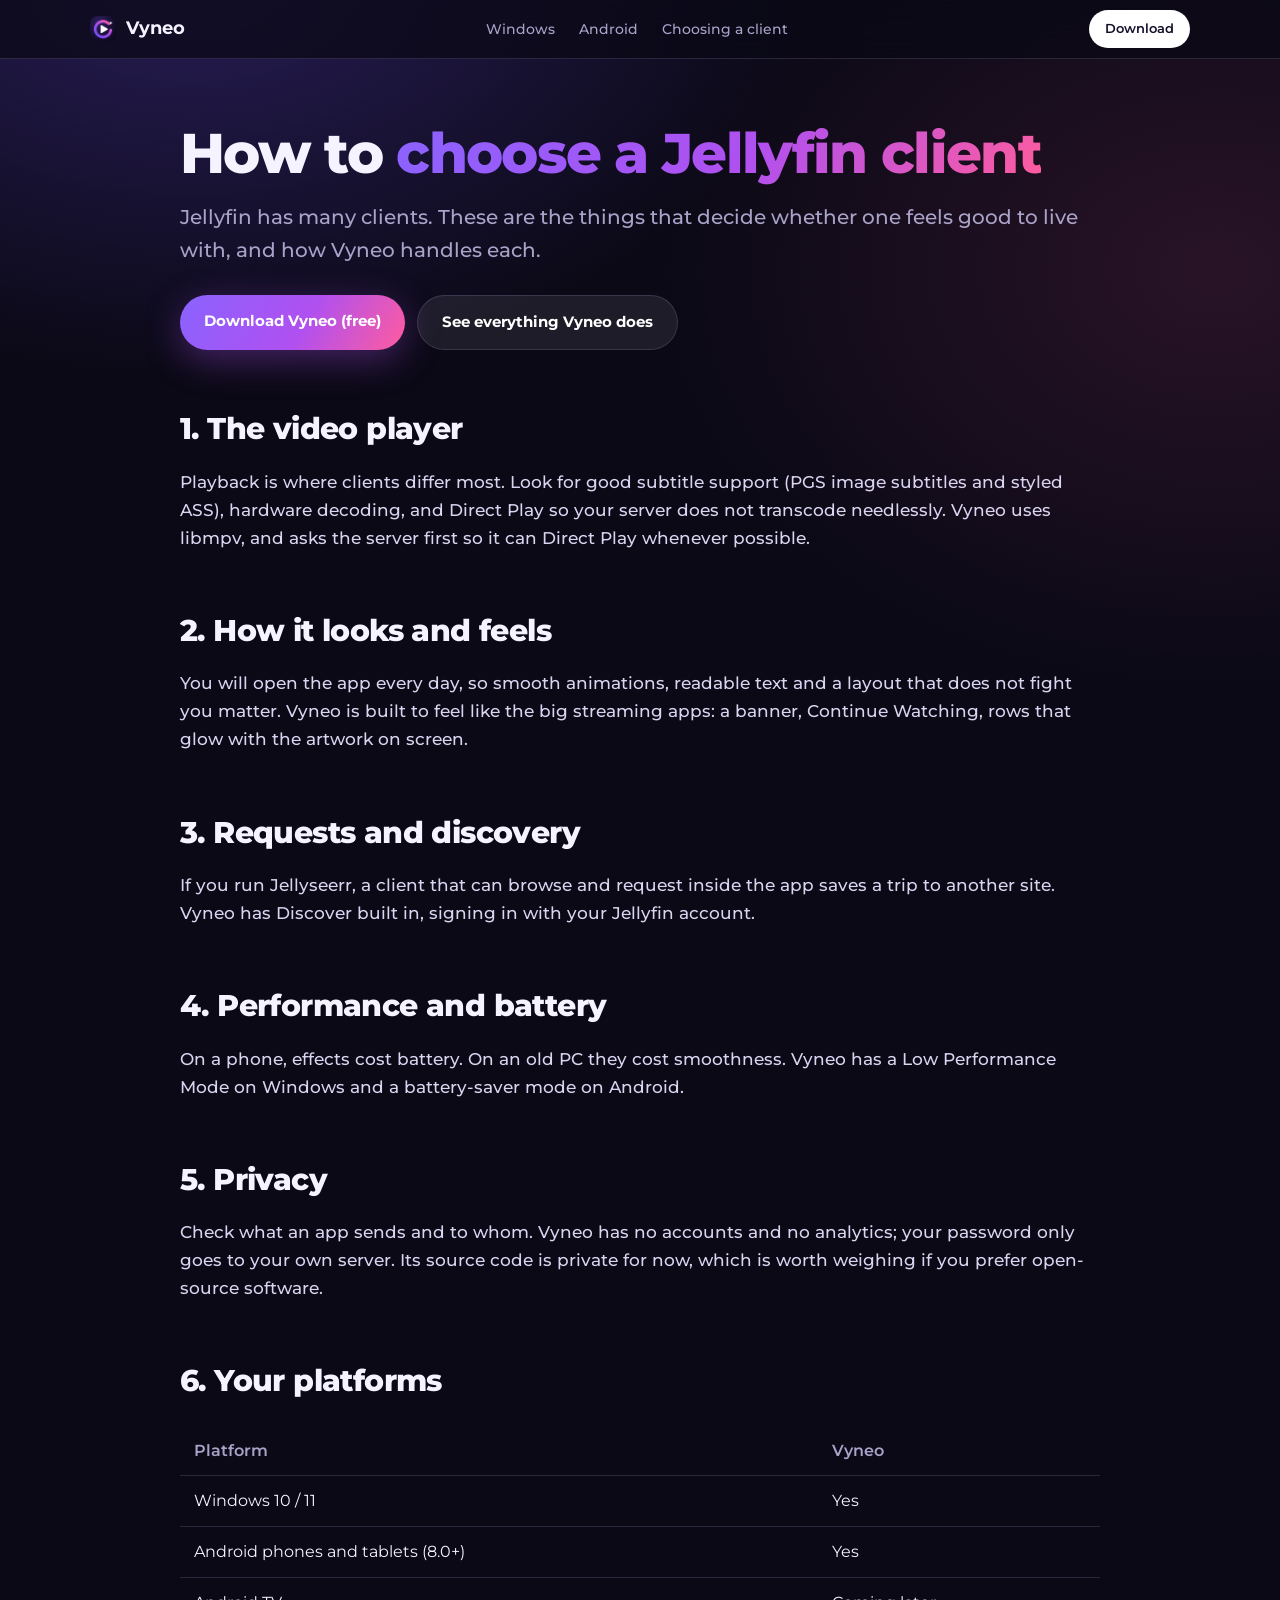
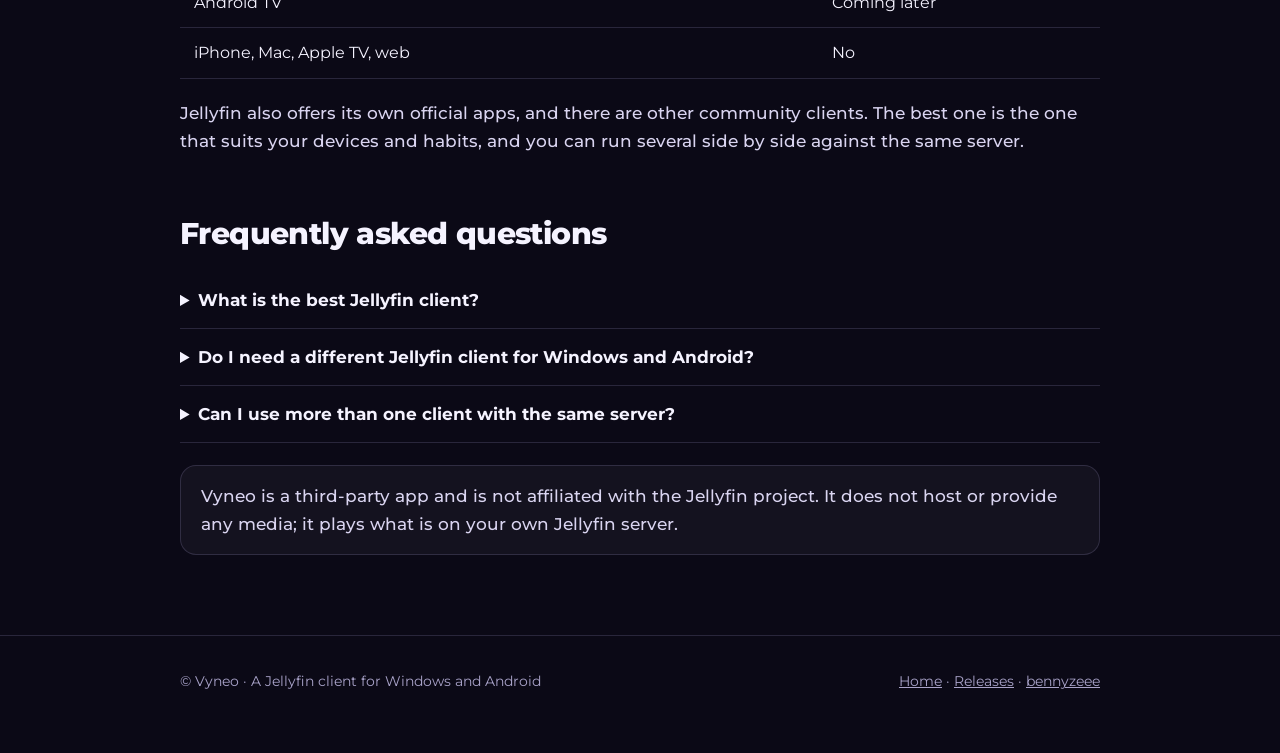
<file: docs/choosing-a-jellyfin-client.html>
<!doctype html><html lang="en"><head><meta charset="utf-8"><meta name="viewport" content="width=device-width, initial-scale=1">
<title>How to choose a Jellyfin client for Windows and Android</title><meta name="description" content="What to look for in a Jellyfin client: player quality, subtitles, Direct Play, Jellyseerr, performance and privacy, and how Vyneo handles each.">
<meta name="google-site-verification" content="s4IazZJDMMC6mwP2PaHmORcxMusAVeG0BveWBD7sitQ" />
<link rel="canonical" href="https://bennyzeee.github.io/Vyneo/choosing-a-jellyfin-client.html"><meta name="robots" content="index, follow, max-image-preview:large">
<meta property="og:title" content="How to choose a Jellyfin client for Windows and Android"><meta property="og:description" content="What to look for in a Jellyfin client: player quality, subtitles, Direct Play, Jellyseerr, performance and privacy, and how Vyneo handles each."><meta property="og:image" content="https://bennyzeee.github.io/Vyneo/assets/social-preview.png"><meta property="og:type" content="article">
<link rel="icon" href="assets/logo.png"><link rel="stylesheet" href="pages.css">
<script type="application/ld+json">{"@context": "https://schema.org", "@type": "FAQPage", "mainEntity": [{"@type": "Question", "name": "What is the best Jellyfin client?", "acceptedAnswer": {"@type": "Answer", "text": "It depends on your device and what you care about: playback quality, looks, requests, privacy, or open-source code. Try one or two against the same server; they do not conflict."}}, {"@type": "Question", "name": "Do I need a different Jellyfin client for Windows and Android?", "acceptedAnswer": {"@type": "Answer", "text": "The same Jellyfin server works with any client. Vyneo has a Windows app and an Android app with the same look."}}, {"@type": "Question", "name": "Can I use more than one client with the same server?", "acceptedAnswer": {"@type": "Answer", "text": "Yes. Clients are independent, so you can install several and keep the ones you like."}}]}</script></head><body>
<nav><div class="wrap"><a class="brand" href="./"><img src="assets/logo.png" alt="">Vyneo</a>
<div class="links"><a href="jellyfin-client-for-windows.html">Windows</a><a href="jellyfin-app-for-android.html">Android</a><a href="choosing-a-jellyfin-client.html">Choosing a client</a></div>
<a class="pill" href="https://github.com/bennyzeee/Vyneo/releases/latest">Download</a></div></nav>
<main class="wrap"><h1>How to <span>choose a Jellyfin client</span></h1><p class="lede">Jellyfin has many clients. These are the things that decide whether one feels good to live with, and how Vyneo handles each.</p>
<div class="cta"><a class="btn" href="https://github.com/bennyzeee/Vyneo/releases/latest">Download Vyneo (free)</a><a class="btn ghost" href="./">See everything Vyneo does</a></div>
<h2>1. The video player</h2><p>Playback is where clients differ most. Look for good subtitle support (PGS image subtitles and styled ASS), hardware decoding, and Direct Play so your server does not transcode needlessly. Vyneo uses libmpv, and asks the server first so it can Direct Play whenever possible.</p>
<h2>2. How it looks and feels</h2><p>You will open the app every day, so smooth animations, readable text and a layout that does not fight you matter. Vyneo is built to feel like the big streaming apps: a banner, Continue Watching, rows that glow with the artwork on screen.</p>
<h2>3. Requests and discovery</h2><p>If you run Jellyseerr, a client that can browse and request inside the app saves a trip to another site. Vyneo has Discover built in, signing in with your Jellyfin account.</p>
<h2>4. Performance and battery</h2><p>On a phone, effects cost battery. On an old PC they cost smoothness. Vyneo has a Low Performance Mode on Windows and a battery-saver mode on Android.</p>
<h2>5. Privacy</h2><p>Check what an app sends and to whom. Vyneo has no accounts and no analytics; your password only goes to your own server. Its source code is private for now, which is worth weighing if you prefer open-source software.</p>
<h2>6. Your platforms</h2><table><tr><th>Platform</th><th>Vyneo</th></tr><tr><td>Windows 10 / 11</td><td>Yes</td></tr><tr><td>Android phones and tablets (8.0+)</td><td>Yes</td></tr><tr><td>Android TV</td><td>Coming later</td></tr><tr><td>iPhone, Mac, Apple TV, web</td><td>No</td></tr></table>
<p>Jellyfin also offers its own official apps, and there are other community clients. The best one is the one that suits your devices and habits, and you can run several side by side against the same server.</p>
<h2>Frequently asked questions</h2><details><summary>What is the best Jellyfin client?</summary><p>It depends on your device and what you care about: playback quality, looks, requests, privacy, or open-source code. Try one or two against the same server; they do not conflict.</p></details>
<details><summary>Do I need a different Jellyfin client for Windows and Android?</summary><p>The same Jellyfin server works with any client. Vyneo has a Windows app and an Android app with the same look.</p></details>
<details><summary>Can I use more than one client with the same server?</summary><p>Yes. Clients are independent, so you can install several and keep the ones you like.</p></details>
<p class="note">Vyneo is a third-party app and is not affiliated with the Jellyfin project. It does not host or provide any media; it plays what is on your own Jellyfin server.</p></main>
<footer><div class="wrap"><div>&copy; Vyneo &middot; A Jellyfin client for Windows and Android</div><div><a href="./">Home</a> &middot; <a href="https://github.com/bennyzeee/Vyneo/releases">Releases</a> &middot; <a href="https://github.com/bennyzeee">bennyzeee</a></div></div></footer></body></html>
</file>
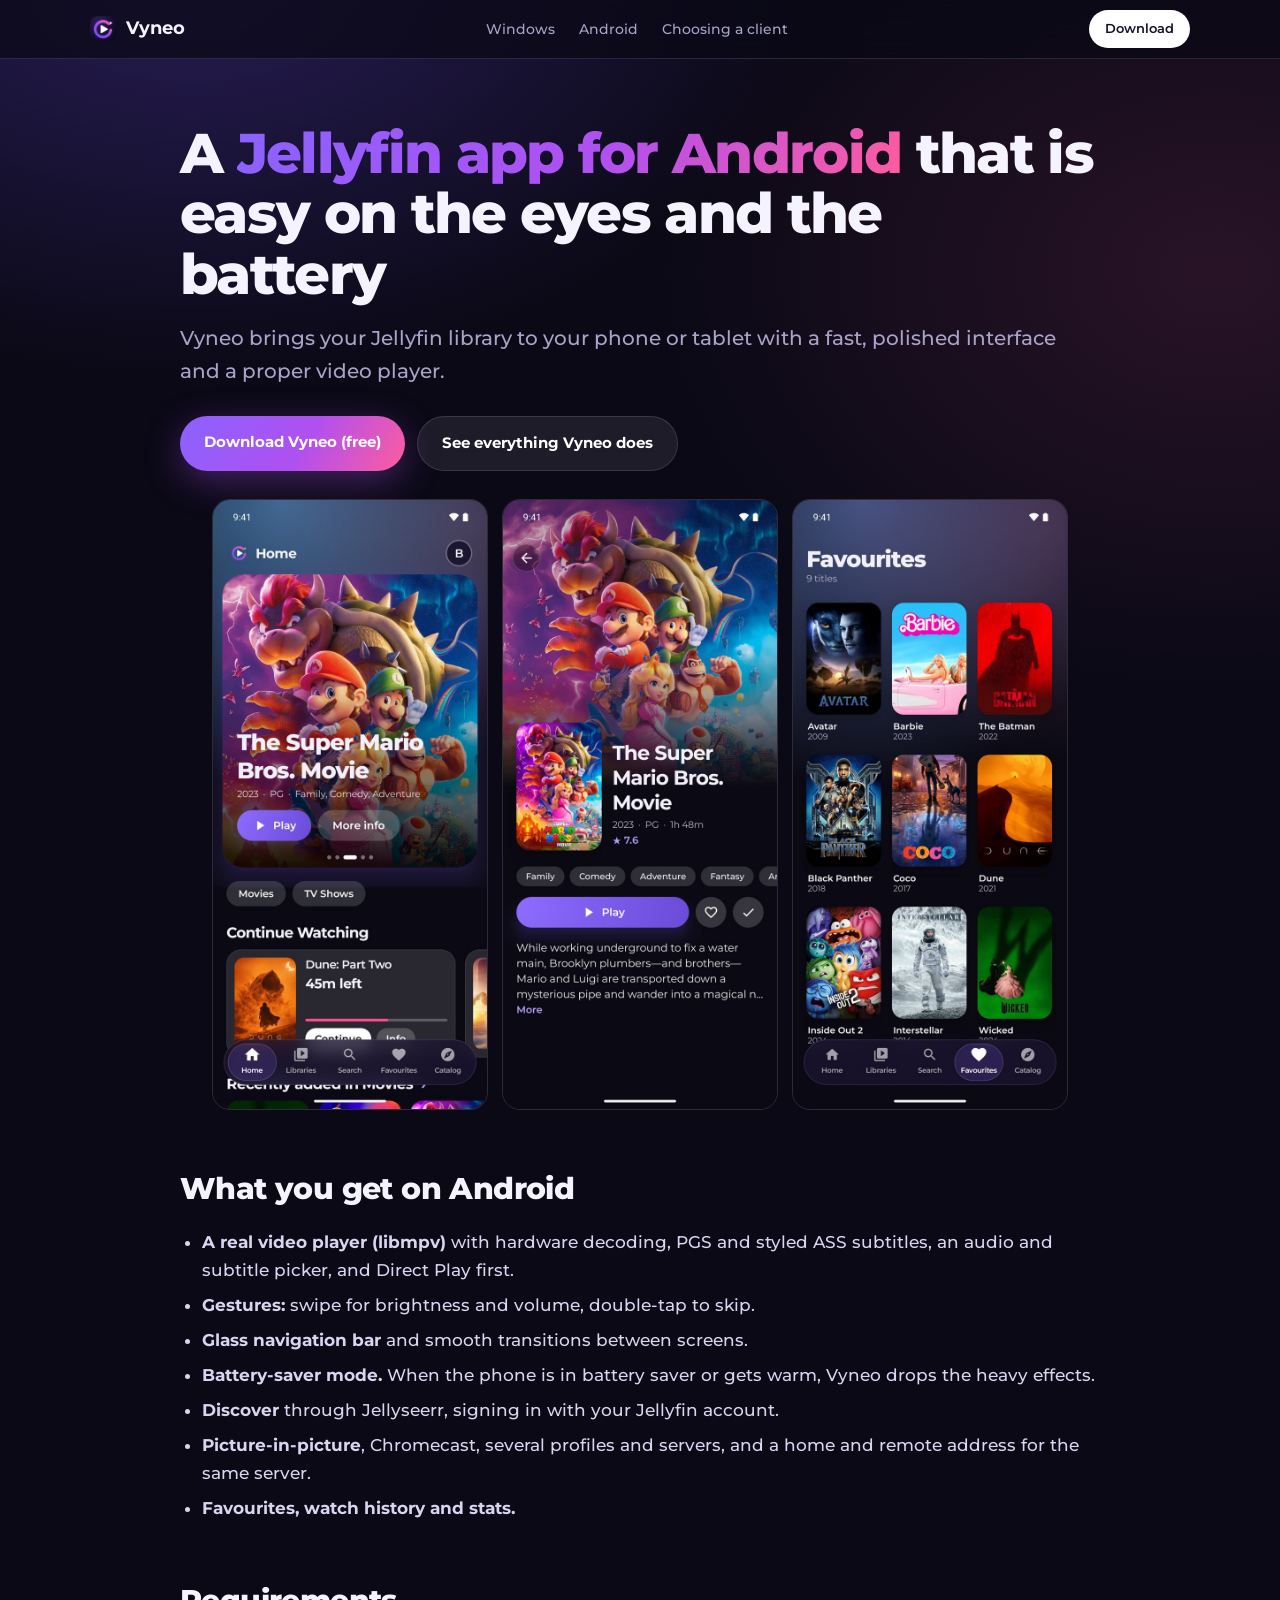
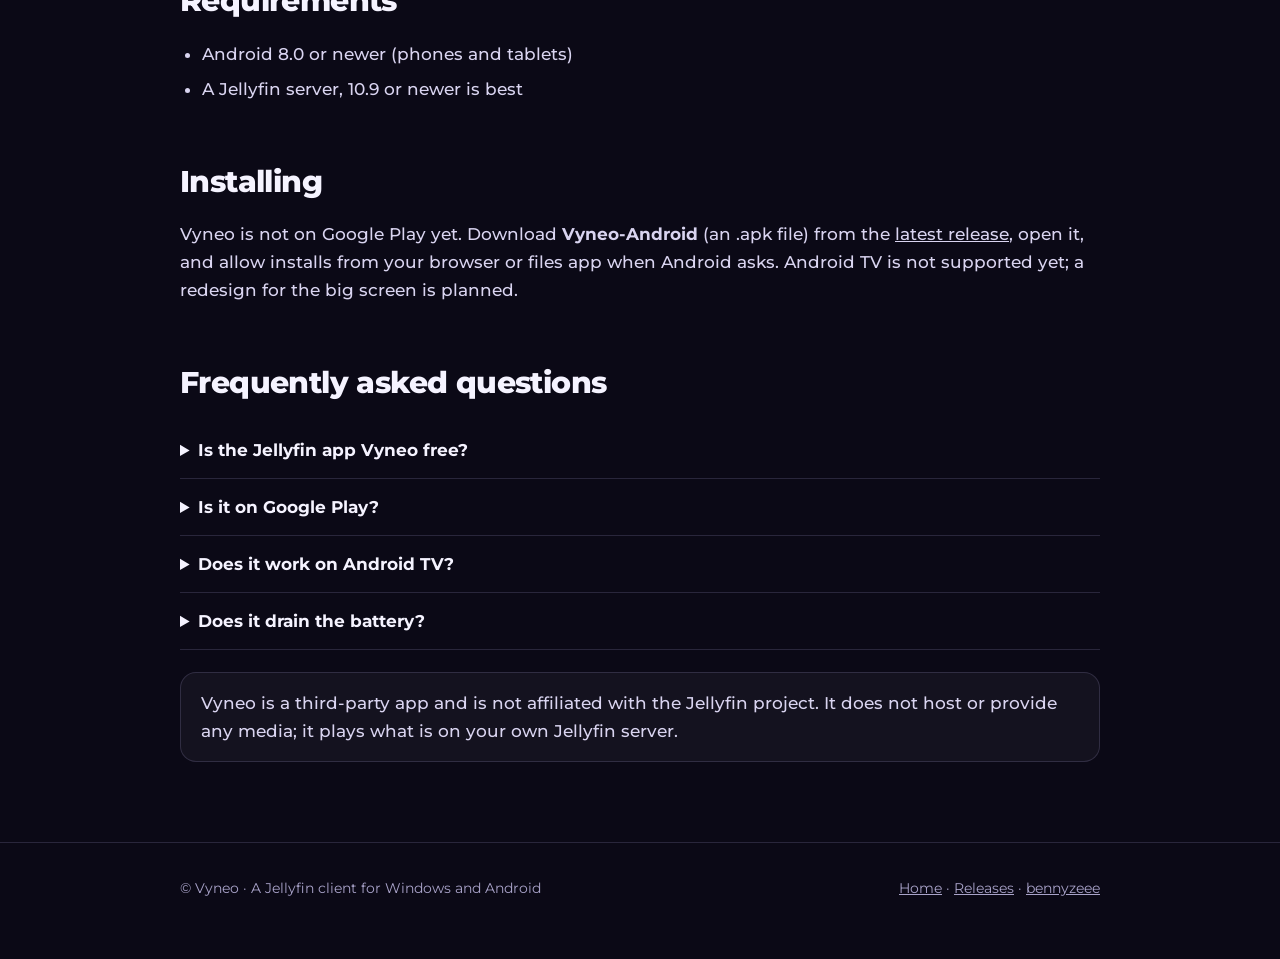
<file: docs/jellyfin-app-for-android.html>
<!doctype html><html lang="en"><head><meta charset="utf-8"><meta name="viewport" content="width=device-width, initial-scale=1">
<title>Jellyfin app for Android phones &amp; tablets – Vyneo</title><meta name="description" content="Vyneo is a free Jellyfin app for Android with a libmpv video player, glass navigation, gestures for brightness and volume, Jellyseerr built in and a battery-saver mode.">
<meta name="google-site-verification" content="s4IazZJDMMC6mwP2PaHmORcxMusAVeG0BveWBD7sitQ" />
<link rel="canonical" href="https://bennyzeee.github.io/Vyneo/jellyfin-app-for-android.html"><meta name="robots" content="index, follow, max-image-preview:large">
<meta property="og:title" content="Jellyfin app for Android phones &amp; tablets – Vyneo"><meta property="og:description" content="Vyneo is a free Jellyfin app for Android with a libmpv video player, glass navigation, gestures for brightness and volume, Jellyseerr built in and a battery-saver mode."><meta property="og:image" content="https://bennyzeee.github.io/Vyneo/assets/social-preview.png"><meta property="og:type" content="article">
<link rel="icon" href="assets/logo.png"><link rel="stylesheet" href="pages.css">
<script type="application/ld+json">{"@context": "https://schema.org", "@type": "FAQPage", "mainEntity": [{"@type": "Question", "name": "Is the Jellyfin app Vyneo free?", "acceptedAnswer": {"@type": "Answer", "text": "Yes. Everything for watching, browsing and requesting is free."}}, {"@type": "Question", "name": "Is it on Google Play?", "acceptedAnswer": {"@type": "Answer", "text": "Not yet. You install the APK from the GitHub releases page."}}, {"@type": "Question", "name": "Does it work on Android TV?", "acceptedAnswer": {"@type": "Answer", "text": "Not yet. A full redesign for TVs is planned."}}, {"@type": "Question", "name": "Does it drain the battery?", "acceptedAnswer": {"@type": "Answer", "text": "It uses hardware video decoding and light effects, and switches to a saver mode when the phone is in battery saver or running warm."}}]}</script></head><body>
<nav><div class="wrap"><a class="brand" href="./"><img src="assets/logo.png" alt="">Vyneo</a>
<div class="links"><a href="jellyfin-client-for-windows.html">Windows</a><a href="jellyfin-app-for-android.html">Android</a><a href="choosing-a-jellyfin-client.html">Choosing a client</a></div>
<a class="pill" href="https://github.com/bennyzeee/Vyneo/releases/latest">Download</a></div></nav>
<main class="wrap"><h1>A <span>Jellyfin app for Android</span> that is easy on the eyes and the battery</h1><p class="lede">Vyneo brings your Jellyfin library to your phone or tablet with a fast, polished interface and a proper video player.</p>
<div class="cta"><a class="btn" href="https://github.com/bennyzeee/Vyneo/releases/latest">Download Vyneo (free)</a><a class="btn ghost" href="./">See everything Vyneo does</a></div>
<div class="shots"><img src="assets/phone-home.jpg" alt="Vyneo Jellyfin app for Android: Home"><img src="assets/phone-details.jpg" alt="A movie page"><img src="assets/phone-favourites.jpg" alt="Favourites"></div>
<h2>What you get on Android</h2><ul>
<li><b>A real video player (libmpv)</b> with hardware decoding, PGS and styled ASS subtitles, an audio and subtitle picker, and Direct Play first.</li>
<li><b>Gestures:</b> swipe for brightness and volume, double-tap to skip.</li>
<li><b>Glass navigation bar</b> and smooth transitions between screens.</li>
<li><b>Battery-saver mode.</b> When the phone is in battery saver or gets warm, Vyneo drops the heavy effects.</li>
<li><b>Discover</b> through Jellyseerr, signing in with your Jellyfin account.</li>
<li><b>Picture-in-picture</b>, Chromecast, several profiles and servers, and a home and remote address for the same server.</li>
<li><b>Favourites, watch history and stats.</b></li></ul>
<h2>Requirements</h2><ul><li>Android 8.0 or newer (phones and tablets)</li><li>A Jellyfin server, 10.9 or newer is best</li></ul>
<h2>Installing</h2><p>Vyneo is not on Google Play yet. Download <b>Vyneo-Android</b> (an .apk file) from the <a href="https://github.com/bennyzeee/Vyneo/releases/latest">latest release</a>, open it, and allow installs from your browser or files app when Android asks. Android TV is not supported yet; a redesign for the big screen is planned.</p>
<h2>Frequently asked questions</h2><details><summary>Is the Jellyfin app Vyneo free?</summary><p>Yes. Everything for watching, browsing and requesting is free.</p></details>
<details><summary>Is it on Google Play?</summary><p>Not yet. You install the APK from the GitHub releases page.</p></details>
<details><summary>Does it work on Android TV?</summary><p>Not yet. A full redesign for TVs is planned.</p></details>
<details><summary>Does it drain the battery?</summary><p>It uses hardware video decoding and light effects, and switches to a saver mode when the phone is in battery saver or running warm.</p></details>
<p class="note">Vyneo is a third-party app and is not affiliated with the Jellyfin project. It does not host or provide any media; it plays what is on your own Jellyfin server.</p></main>
<footer><div class="wrap"><div>&copy; Vyneo &middot; A Jellyfin client for Windows and Android</div><div><a href="./">Home</a> &middot; <a href="https://github.com/bennyzeee/Vyneo/releases">Releases</a> &middot; <a href="https://github.com/bennyzeee">bennyzeee</a></div></div></footer></body></html>
</file>
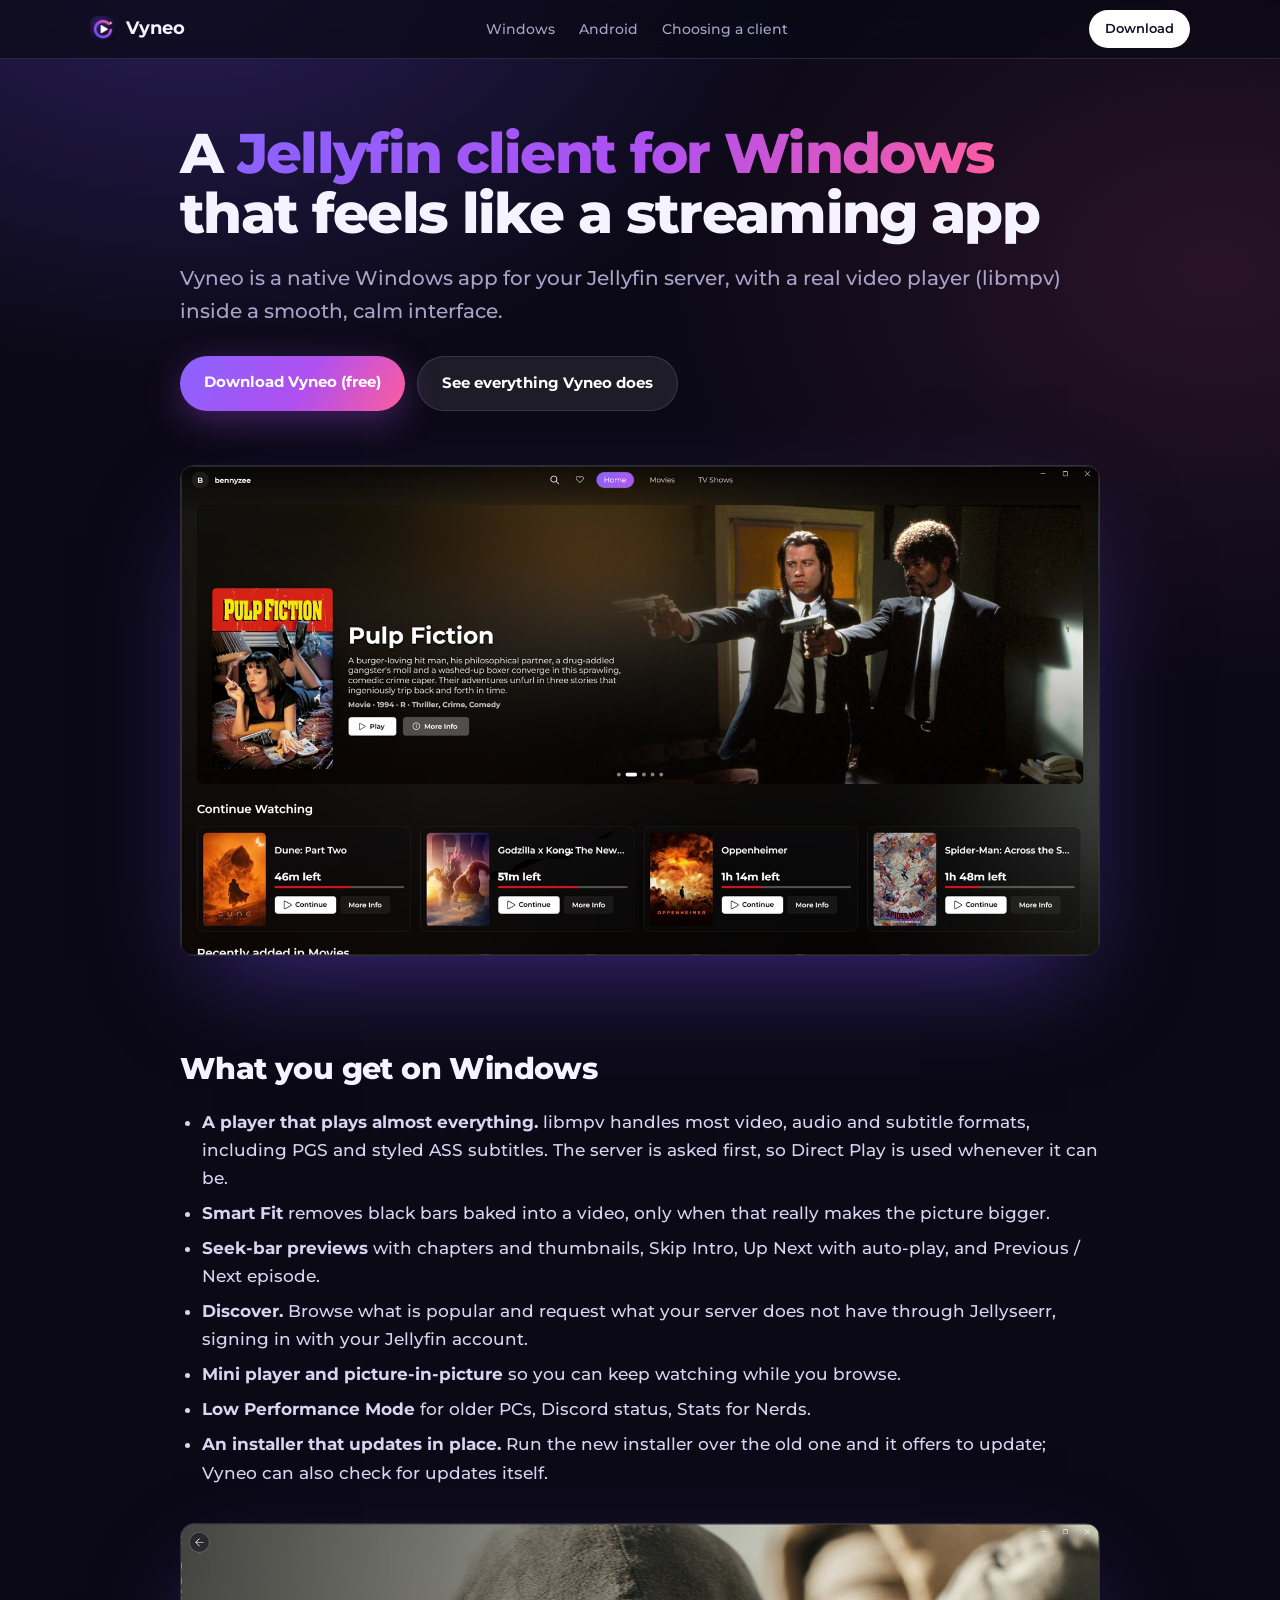
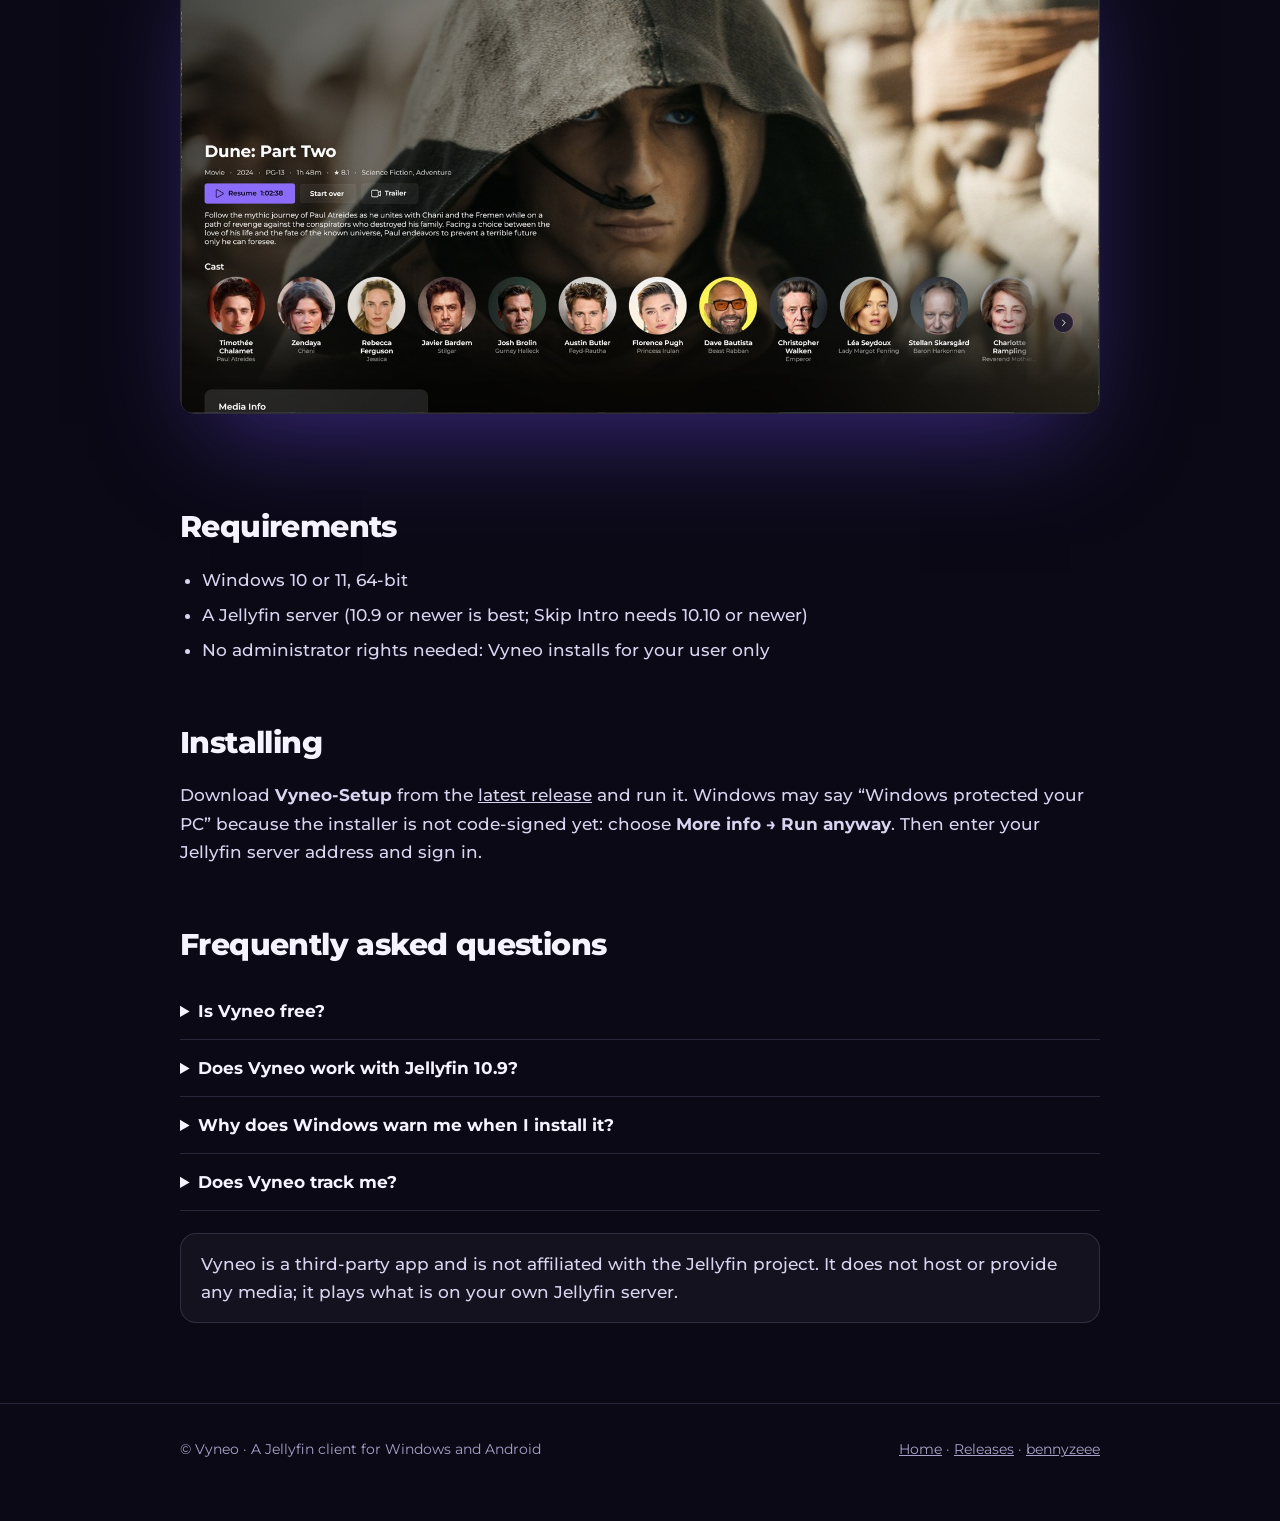
<file: docs/jellyfin-client-for-windows.html>
<!doctype html><html lang="en"><head><meta charset="utf-8"><meta name="viewport" content="width=device-width, initial-scale=1">
<title>Jellyfin client for Windows 10 &amp; 11 – Vyneo</title><meta name="description" content="Vyneo is a free Jellyfin client for Windows 10 and 11 with a libmpv video player, Jellyseerr built in, smooth animations and an installer that updates in place.">
<meta name="google-site-verification" content="s4IazZJDMMC6mwP2PaHmORcxMusAVeG0BveWBD7sitQ" />
<link rel="canonical" href="https://bennyzeee.github.io/Vyneo/jellyfin-client-for-windows.html"><meta name="robots" content="index, follow, max-image-preview:large">
<meta property="og:title" content="Jellyfin client for Windows 10 &amp; 11 – Vyneo"><meta property="og:description" content="Vyneo is a free Jellyfin client for Windows 10 and 11 with a libmpv video player, Jellyseerr built in, smooth animations and an installer that updates in place."><meta property="og:image" content="https://bennyzeee.github.io/Vyneo/assets/social-preview.png"><meta property="og:type" content="article">
<link rel="icon" href="assets/logo.png"><link rel="stylesheet" href="pages.css">
<script type="application/ld+json">{"@context": "https://schema.org", "@type": "FAQPage", "mainEntity": [{"@type": "Question", "name": "Is Vyneo free?", "acceptedAnswer": {"@type": "Answer", "text": "Yes. Watching, browsing and requesting are free. Only the optional Server admin tools are a supporter extra."}}, {"@type": "Question", "name": "Does Vyneo work with Jellyfin 10.9?", "acceptedAnswer": {"@type": "Answer", "text": "Yes, 10.9 or newer is best. Skip Intro needs Jellyfin 10.10 or newer."}}, {"@type": "Question", "name": "Why does Windows warn me when I install it?", "acceptedAnswer": {"@type": "Answer", "text": "The installer is not code-signed yet, which needs a paid certificate. Choose More info, then Run anyway."}}, {"@type": "Question", "name": "Does Vyneo track me?", "acceptedAnswer": {"@type": "Answer", "text": "No. There are no accounts and no analytics. Your password only goes to your own Jellyfin server."}}]}</script></head><body>
<nav><div class="wrap"><a class="brand" href="./"><img src="assets/logo.png" alt="">Vyneo</a>
<div class="links"><a href="jellyfin-client-for-windows.html">Windows</a><a href="jellyfin-app-for-android.html">Android</a><a href="choosing-a-jellyfin-client.html">Choosing a client</a></div>
<a class="pill" href="https://github.com/bennyzeee/Vyneo/releases/latest">Download</a></div></nav>
<main class="wrap"><h1>A <span>Jellyfin client for Windows</span> that feels like a streaming app</h1><p class="lede">Vyneo is a native Windows app for your Jellyfin server, with a real video player (libmpv) inside a smooth, calm interface.</p>
<div class="cta"><a class="btn" href="https://github.com/bennyzeee/Vyneo/releases/latest">Download Vyneo (free)</a><a class="btn ghost" href="./">See everything Vyneo does</a></div>
<img class="shot" src="assets/win-home.jpg" alt="Vyneo, a Jellyfin client for Windows: Home screen">
<h2>What you get on Windows</h2><ul>
<li><b>A player that plays almost everything.</b> libmpv handles most video, audio and subtitle formats, including PGS and styled ASS subtitles. The server is asked first, so Direct Play is used whenever it can be.</li>
<li><b>Smart Fit</b> removes black bars baked into a video, only when that really makes the picture bigger.</li>
<li><b>Seek-bar previews</b> with chapters and thumbnails, Skip Intro, Up Next with auto-play, and Previous / Next episode.</li>
<li><b>Discover.</b> Browse what is popular and request what your server does not have through Jellyseerr, signing in with your Jellyfin account.</li>
<li><b>Mini player and picture-in-picture</b> so you can keep watching while you browse.</li>
<li><b>Low Performance Mode</b> for older PCs, Discord status, Stats for Nerds.</li>
<li><b>An installer that updates in place.</b> Run the new installer over the old one and it offers to update; Vyneo can also check for updates itself.</li></ul>
<img class="shot" src="assets/win-details.jpg" alt="A movie page with the cast in Vyneo for Windows">
<h2>Requirements</h2><ul><li>Windows 10 or 11, 64-bit</li><li>A Jellyfin server (10.9 or newer is best; Skip Intro needs 10.10 or newer)</li><li>No administrator rights needed: Vyneo installs for your user only</li></ul>
<h2>Installing</h2><p>Download <b>Vyneo-Setup</b> from the <a href="https://github.com/bennyzeee/Vyneo/releases/latest">latest release</a> and run it. Windows may say &ldquo;Windows protected your PC&rdquo; because the installer is not code-signed yet: choose <b>More info &rarr; Run anyway</b>. Then enter your Jellyfin server address and sign in.</p>
<h2>Frequently asked questions</h2><details><summary>Is Vyneo free?</summary><p>Yes. Watching, browsing and requesting are free. Only the optional Server admin tools are a supporter extra.</p></details>
<details><summary>Does Vyneo work with Jellyfin 10.9?</summary><p>Yes, 10.9 or newer is best. Skip Intro needs Jellyfin 10.10 or newer.</p></details>
<details><summary>Why does Windows warn me when I install it?</summary><p>The installer is not code-signed yet, which needs a paid certificate. Choose More info, then Run anyway.</p></details>
<details><summary>Does Vyneo track me?</summary><p>No. There are no accounts and no analytics. Your password only goes to your own Jellyfin server.</p></details>
<p class="note">Vyneo is a third-party app and is not affiliated with the Jellyfin project. It does not host or provide any media; it plays what is on your own Jellyfin server.</p></main>
<footer><div class="wrap"><div>&copy; Vyneo &middot; A Jellyfin client for Windows and Android</div><div><a href="./">Home</a> &middot; <a href="https://github.com/bennyzeee/Vyneo/releases">Releases</a> &middot; <a href="https://github.com/bennyzeee">bennyzeee</a></div></div></footer></body></html>
</file>
<file: docs/pages.css>
@font-face{font-family:Mont;src:url("fonts/Montserrat-Variable.ttf") format("truetype");font-weight:100 900;font-display:swap}
:root{--bg:#0b0916;--ink:#f5f3ff;--mute:#a9a3c9;--line:rgba(201,184,255,.16);--grad:linear-gradient(120deg,#8A63FF,#B050F0 55%,#FF5C9E)}
*{box-sizing:border-box;margin:0;padding:0}
body{font-family:Mont,system-ui,sans-serif;color:var(--ink);background:var(--bg);-webkit-font-smoothing:antialiased;line-height:1.65;
 background-image:radial-gradient(900px 600px at 15% -5%,rgba(109,77,240,.30),transparent 70%),radial-gradient(800px 600px at 95% 30%,rgba(255,92,158,.12),transparent 70%);background-attachment:fixed}
a{color:inherit}
.wrap{width:min(920px,calc(100% - 40px));margin:0 auto}
nav{position:sticky;top:0;z-index:5;background:rgba(11,9,22,.72);backdrop-filter:blur(18px);border-bottom:1px solid var(--line)}
nav .wrap{display:flex;align-items:center;justify-content:space-between;height:58px;width:min(1100px,calc(100% - 40px))}
.brand{display:flex;align-items:center;gap:10px;font-weight:700;font-size:18px;text-decoration:none}.brand img{width:26px;height:26px;border-radius:7px}
.links{display:flex;gap:24px;font-size:13.5px;color:var(--mute);font-weight:500}.links a{text-decoration:none}.links a:hover{color:#fff}
.pill{padding:8px 16px;border-radius:99px;background:#fff;color:#14102b;font-weight:600;font-size:13px;text-decoration:none}
h1{font-size:clamp(32px,5.5vw,56px);line-height:1.08;font-weight:800;letter-spacing:-.03em;margin:64px 0 18px}
h1 span{background:var(--grad);-webkit-background-clip:text;background-clip:text;color:transparent}
h2{font-size:clamp(22px,3vw,30px);font-weight:800;letter-spacing:-.02em;margin:54px 0 14px}
p,li{color:#d9d4f0;font-size:17px;font-weight:500}p{margin:12px 0}ul{margin:10px 0 10px 22px}li{margin:7px 0}
.lede{font-size:20px;color:var(--mute)}
.cta{display:flex;flex-wrap:wrap;gap:12px;margin:28px 0}
.btn{display:inline-flex;padding:14px 24px;border-radius:99px;font-weight:700;font-size:15px;text-decoration:none;background:var(--grad);color:#fff;box-shadow:0 10px 36px rgba(176,80,240,.35)}
.btn.ghost{background:rgba(255,255,255,.08);border:1px solid var(--line);box-shadow:none}
.shot{border-radius:14px;border:1px solid rgba(255,255,255,.14);width:100%;height:auto;margin:26px 0;box-shadow:0 40px 100px -30px rgba(109,77,240,.5)}
.shots{display:flex;gap:14px;justify-content:center;margin:26px 0}.shots img{width:30%;border-radius:18px;border:1px solid rgba(255,255,255,.14)}
table{width:100%;border-collapse:collapse;margin:20px 0;font-size:15.5px}th,td{text-align:left;padding:12px 14px;border-bottom:1px solid var(--line)}th{color:var(--mute);font-weight:600}
.note{border:1px solid var(--line);border-radius:16px;padding:16px 20px;background:rgba(255,255,255,.04);margin:22px 0}
details{border-bottom:1px solid var(--line);padding:14px 0}summary{cursor:pointer;font-weight:700;font-size:17px}details p{color:var(--mute)}
footer{border-top:1px solid var(--line);margin-top:80px;padding:34px 0 60px;color:var(--mute);font-size:13.5px}footer .wrap{display:flex;flex-wrap:wrap;gap:14px 30px;justify-content:space-between}
@media(max-width:700px){.links{display:none}.shots img{width:32%}}
</file>
